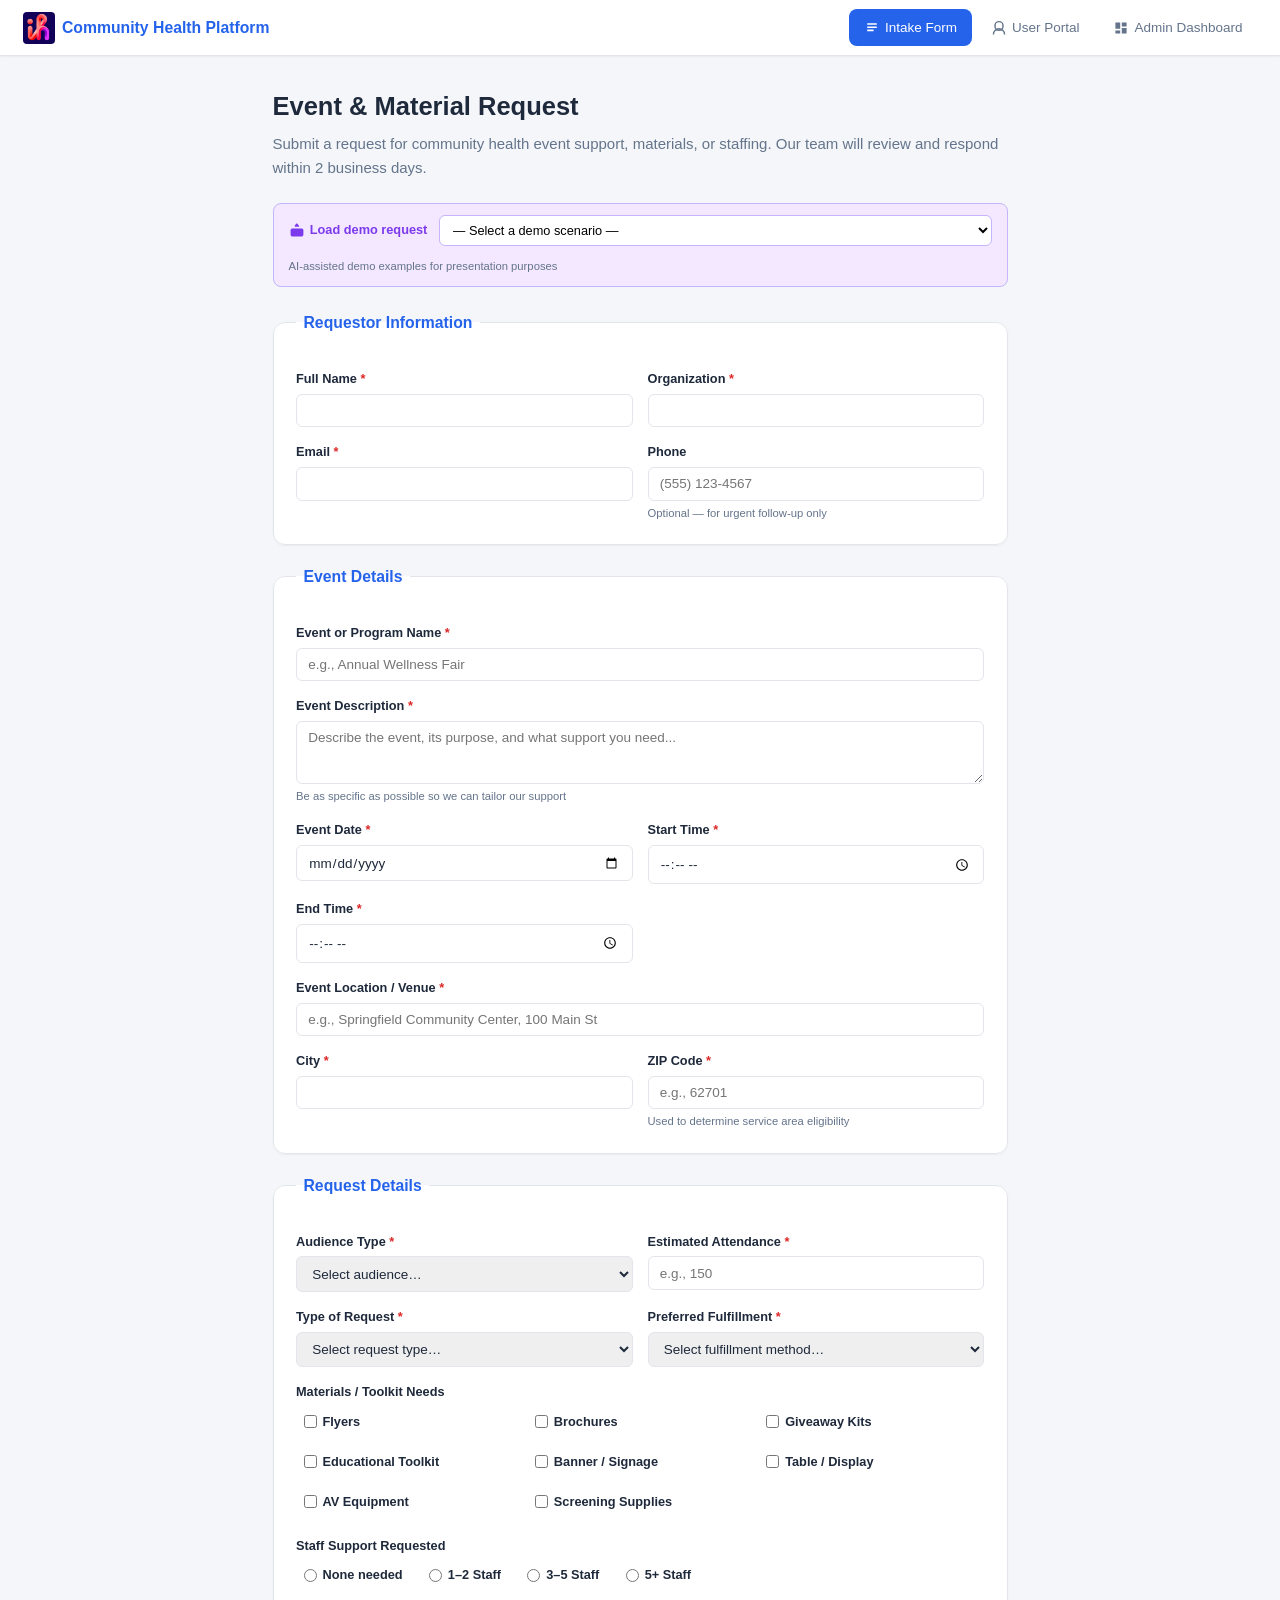
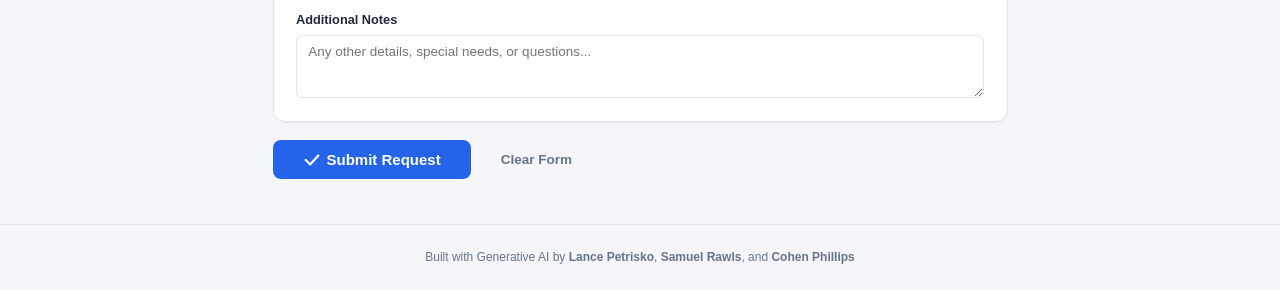
<file: index.html>
<!DOCTYPE html>
<html lang="en">
<head>
  <meta charset="UTF-8">
  <meta name="viewport" content="width=device-width, initial-scale=1.0">
  <title>Event &amp; Material Request | Intermountain Health</title>
  <link rel="icon" type="image/jpeg" href="assets/logos/intermouintainHealthLogo_purple.jpeg">
  <link rel="stylesheet" href="css/variables.css">
  <link rel="stylesheet" href="css/base.css">
  <link rel="stylesheet" href="css/navbar.css">
  <link rel="stylesheet" href="css/components.css">
  <link rel="stylesheet" href="css/forms.css">
  <link rel="stylesheet" href="css/responsive.css">
</head>
<body>

  <!-- Navigation -->
  <nav class="navbar" role="navigation" aria-label="Main navigation">
    <a href="index.html" class="nav-brand">
      <img src="assets/logos/intermouintainHealthLogo_purple.jpeg" alt="Intermountain Health" class="nav-logo">
      <span>Community Health Platform</span>
    </a>
    <div class="nav-links">
      <a href="index.html" class="nav-link active" aria-current="page">
        <svg viewBox="0 0 20 20" width="16" height="16" aria-hidden="true"><path d="M4 4h12v2H4zm0 4h12v2H4zm0 4h8v2H4z" fill="currentColor"/></svg>
        Intake Form
      </a>
      <a href="pages/user-login.html" class="nav-link">
        <svg viewBox="0 0 20 20" width="16" height="16" aria-hidden="true"><path d="M10 2a5 5 0 0 1 5 5v1a5 5 0 0 1-10 0V7a5 5 0 0 1 5-5zm-7 16a7 7 0 0 1 14 0" fill="none" stroke="currentColor" stroke-width="1.8"/></svg>
        User Portal
      </a>
      <a href="pages/login.html" class="nav-link">
        <svg viewBox="0 0 20 20" width="16" height="16" aria-hidden="true"><path d="M3 3h6v8H3zm8 0h6v5h-6zm0 7h6v7h-6zM3 13h6v4H3z" fill="currentColor"/></svg>
        Admin Dashboard
      </a>
    </div>
  </nav>

  <!-- Intake Form Page -->
  <main>
    <div class="intake-container">
      <div class="intake-header">
        <h1>Event &amp; Material Request</h1>
        <p class="intake-subtitle">Submit a request for community health event support, materials, or staffing. Our team will review and respond within 2 business days.</p>
      </div>

      <!-- Demo Loader -->
      <div class="demo-loader-wrap">
        <label for="demo-select" class="demo-label">
          <svg viewBox="0 0 20 20" width="16" height="16" aria-hidden="true"><path d="M10 2a1 1 0 0 1 .78.37l2 2.5A1 1 0 0 1 12 6H8a1 1 0 0 1-.78-1.63l2-2.5A1 1 0 0 1 10 2zM4 8h12a2 2 0 0 1 2 2v6a2 2 0 0 1-2 2H4a2 2 0 0 1-2-2v-6a2 2 0 0 1 2-2z" fill="currentColor"/></svg>
          Load demo request
        </label>
        <select id="demo-select" aria-label="Load a demo request to auto-fill the form">
          <option value="">— Select a demo scenario —</option>
        </select>
        <span class="demo-hint">AI-assisted demo examples for presentation purposes</span>
      </div>

      <!-- Intake Form -->
      <form id="intake-form" novalidate>
        <!-- Section: Requestor Info -->
        <fieldset class="form-section">
          <legend>Requestor Information</legend>
          <div class="form-grid">
            <div class="form-group">
              <label for="f-name">Full Name <span class="req" aria-label="required">*</span></label>
              <input type="text" id="f-name" name="requestorName" required autocomplete="name">
            </div>
            <div class="form-group">
              <label for="f-org">Organization <span class="req" aria-label="required">*</span></label>
              <input type="text" id="f-org" name="organization" required>
            </div>
            <div class="form-group">
              <label for="f-email">Email <span class="req" aria-label="required">*</span></label>
              <input type="email" id="f-email" name="email" required autocomplete="email">
            </div>
            <div class="form-group">
              <label for="f-phone">Phone</label>
              <input type="tel" id="f-phone" name="phone" autocomplete="tel" placeholder="(555) 123-4567">
              <span class="helper-text">Optional — for urgent follow-up only</span>
            </div>
          </div>
        </fieldset>

        <!-- Section: Event Details -->
        <fieldset class="form-section">
          <legend>Event Details</legend>
          <div class="form-grid">
            <div class="form-group full-width">
              <label for="f-event-name">Event or Program Name <span class="req" aria-label="required">*</span></label>
              <input type="text" id="f-event-name" name="eventName" required placeholder="e.g., Annual Wellness Fair">
            </div>
            <div class="form-group full-width">
              <label for="f-event-desc">Event Description <span class="req" aria-label="required">*</span></label>
              <textarea id="f-event-desc" name="eventDescription" required rows="3" placeholder="Describe the event, its purpose, and what support you need..."></textarea>
              <span class="helper-text">Be as specific as possible so we can tailor our support</span>
            </div>
            <div class="form-group">
              <label for="f-event-date">Event Date <span class="req" aria-label="required">*</span></label>
              <input type="date" id="f-event-date" name="eventDate" required>
            </div>
            <div class="form-group">
              <label for="f-start-time">Start Time <span class="req" aria-label="required">*</span></label>
              <input type="time" id="f-start-time" name="startTime" required>
            </div>
            <div class="form-group">
              <label for="f-end-time">End Time <span class="req" aria-label="required">*</span></label>
              <input type="time" id="f-end-time" name="endTime" required>
            </div>
            <div class="form-group full-width">
              <label for="f-location">Event Location / Venue <span class="req" aria-label="required">*</span></label>
              <input type="text" id="f-location" name="eventLocation" required placeholder="e.g., Springfield Community Center, 100 Main St">
            </div>
            <div class="form-group">
              <label for="f-city">City <span class="req" aria-label="required">*</span></label>
              <input type="text" id="f-city" name="city" required>
            </div>
            <div class="form-group">
              <label for="f-zip">ZIP Code <span class="req" aria-label="required">*</span></label>
              <input type="text" id="f-zip" name="zipCode" required pattern="[0-9]{5}" maxlength="5" placeholder="e.g., 62701">
              <span class="helper-text">Used to determine service area eligibility</span>
            </div>
          </div>
        </fieldset>

        <!-- Section: Request Details -->
        <fieldset class="form-section">
          <legend>Request Details</legend>
          <div class="form-grid">
            <div class="form-group">
              <label for="f-audience">Audience Type <span class="req" aria-label="required">*</span></label>
              <select id="f-audience" name="audienceType" required>
                <option value="">Select audience…</option>
                <option value="General Public">General Public</option>
                <option value="K-12 Students">K-12 Students</option>
                <option value="College Students">College Students</option>
                <option value="Seniors">Seniors (65+)</option>
                <option value="Families">Families</option>
                <option value="Healthcare Workers">Healthcare Workers</option>
                <option value="Faith Community">Faith Community</option>
                <option value="Employees">Employees / Internal</option>
                <option value="Mixed">Mixed / Other</option>
              </select>
            </div>
            <div class="form-group">
              <label for="f-attendance">Estimated Attendance <span class="req" aria-label="required">*</span></label>
              <input type="number" id="f-attendance" name="estimatedAttendance" required min="1" max="50000" placeholder="e.g., 150">
            </div>
            <div class="form-group">
              <label for="f-request-type">Type of Request <span class="req" aria-label="required">*</span></label>
              <select id="f-request-type" name="requestType" required>
                <option value="">Select request type…</option>
                <option value="Staffed Event Support">Staffed Event Support</option>
                <option value="Materials Only">Materials Only (Mail/Pickup)</option>
                <option value="Toolkit Request">Toolkit Request</option>
                <option value="Staffing + Materials">Staffing + Materials</option>
                <option value="Consultation">Consultation / Planning</option>
              </select>
            </div>
            <div class="form-group">
              <label for="f-fulfillment">Preferred Fulfillment <span class="req" aria-label="required">*</span></label>
              <select id="f-fulfillment" name="preferredFulfillment" required>
                <option value="">Select fulfillment method…</option>
                <option value="Staff Deployment">Staff Deployment to Event</option>
                <option value="Mail">Mail Materials to Address</option>
                <option value="Pickup">Pickup from Office</option>
                <option value="Flexible">Flexible / No Preference</option>
              </select>
            </div>
            <div class="form-group full-width">
              <label>Materials / Toolkit Needs</label>
              <div class="checkbox-grid" role="group" aria-label="Select materials needed">
                <label class="checkbox-label"><input type="checkbox" name="materials" value="Flyers"> Flyers</label>
                <label class="checkbox-label"><input type="checkbox" name="materials" value="Brochures"> Brochures</label>
                <label class="checkbox-label"><input type="checkbox" name="materials" value="Giveaway Kits"> Giveaway Kits</label>
                <label class="checkbox-label"><input type="checkbox" name="materials" value="Educational Toolkit"> Educational Toolkit</label>
                <label class="checkbox-label"><input type="checkbox" name="materials" value="Banner/Signage"> Banner / Signage</label>
                <label class="checkbox-label"><input type="checkbox" name="materials" value="Table/Display"> Table / Display</label>
                <label class="checkbox-label"><input type="checkbox" name="materials" value="AV Equipment"> AV Equipment</label>
                <label class="checkbox-label"><input type="checkbox" name="materials" value="Screening Supplies"> Screening Supplies</label>
              </div>
            </div>
            <div class="form-group full-width">
              <label id="staff-support-label">Staff Support Requested</label>
              <div class="radio-group" role="radiogroup" aria-labelledby="staff-support-label">
                <label class="radio-label"><input type="radio" name="staffSupport" value="None"> None needed</label>
                <label class="radio-label"><input type="radio" name="staffSupport" value="1-2 Staff"> 1–2 Staff</label>
                <label class="radio-label"><input type="radio" name="staffSupport" value="3-5 Staff"> 3–5 Staff</label>
                <label class="radio-label"><input type="radio" name="staffSupport" value="5+ Staff"> 5+ Staff</label>
              </div>
            </div>
            <div class="form-group full-width">
              <label for="f-notes">Additional Notes</label>
              <textarea id="f-notes" name="additionalNotes" rows="3" placeholder="Any other details, special needs, or questions..."></textarea>
            </div>
          </div>
        </fieldset>

        <div class="form-actions">
          <button type="submit" class="btn btn-primary btn-lg">
            <svg viewBox="0 0 20 20" width="18" height="18" aria-hidden="true"><path d="M3 10l5 5L17 5" fill="none" stroke="currentColor" stroke-width="2.5" stroke-linecap="round" stroke-linejoin="round"/></svg>
            Submit Request
          </button>
          <button type="reset" class="btn btn-ghost">Clear Form</button>
        </div>
      </form>

      <!-- Submission Confirmation -->
      <div id="intake-confirmation" class="confirmation-panel" hidden>
        <div class="confirmation-icon" aria-hidden="true">
          <svg viewBox="0 0 80 80" width="80" height="80">
            <circle cx="40" cy="40" r="38" fill="#dcfce7" stroke="#22c55e" stroke-width="3"/>
            <path d="M24 42l10 10 22-24" fill="none" stroke="#16a34a" stroke-width="5" stroke-linecap="round" stroke-linejoin="round"/>
          </svg>
        </div>
        <h2>Submitted!</h2>
        <p class="confirmation-text">Your request has been received and will be reviewed by the Community Health team. You'll receive a confirmation email with your request ID shortly.</p>
        <div class="confirmation-id">Request ID: <strong id="confirm-request-id"></strong></div>
        <button class="btn btn-outline" id="btn-new-request">Submit Another Request</button>
      </div>
    </div>
  </main>

  <!-- Footer -->
  <footer class="site-footer">
    <p>Built with Generative AI by <strong>Lance Petrisko</strong>, <strong>Samuel Rawls</strong>, and <strong>Cohen Phillips</strong></p>
  </footer>

  <!-- Toast -->
  <div class="toast" id="toast" hidden aria-live="polite"></div>

  <!-- Scripts (order matters: dependencies first) -->
  <script src="js/store.js"></script>
  <script src="js/helpers.js"></script>
  <script src="js/ai.js"></script>
  <script src="js/data/demo-requests.js"></script>
  <script src="js/intake.js"></script>
</body>
</html>
</file>
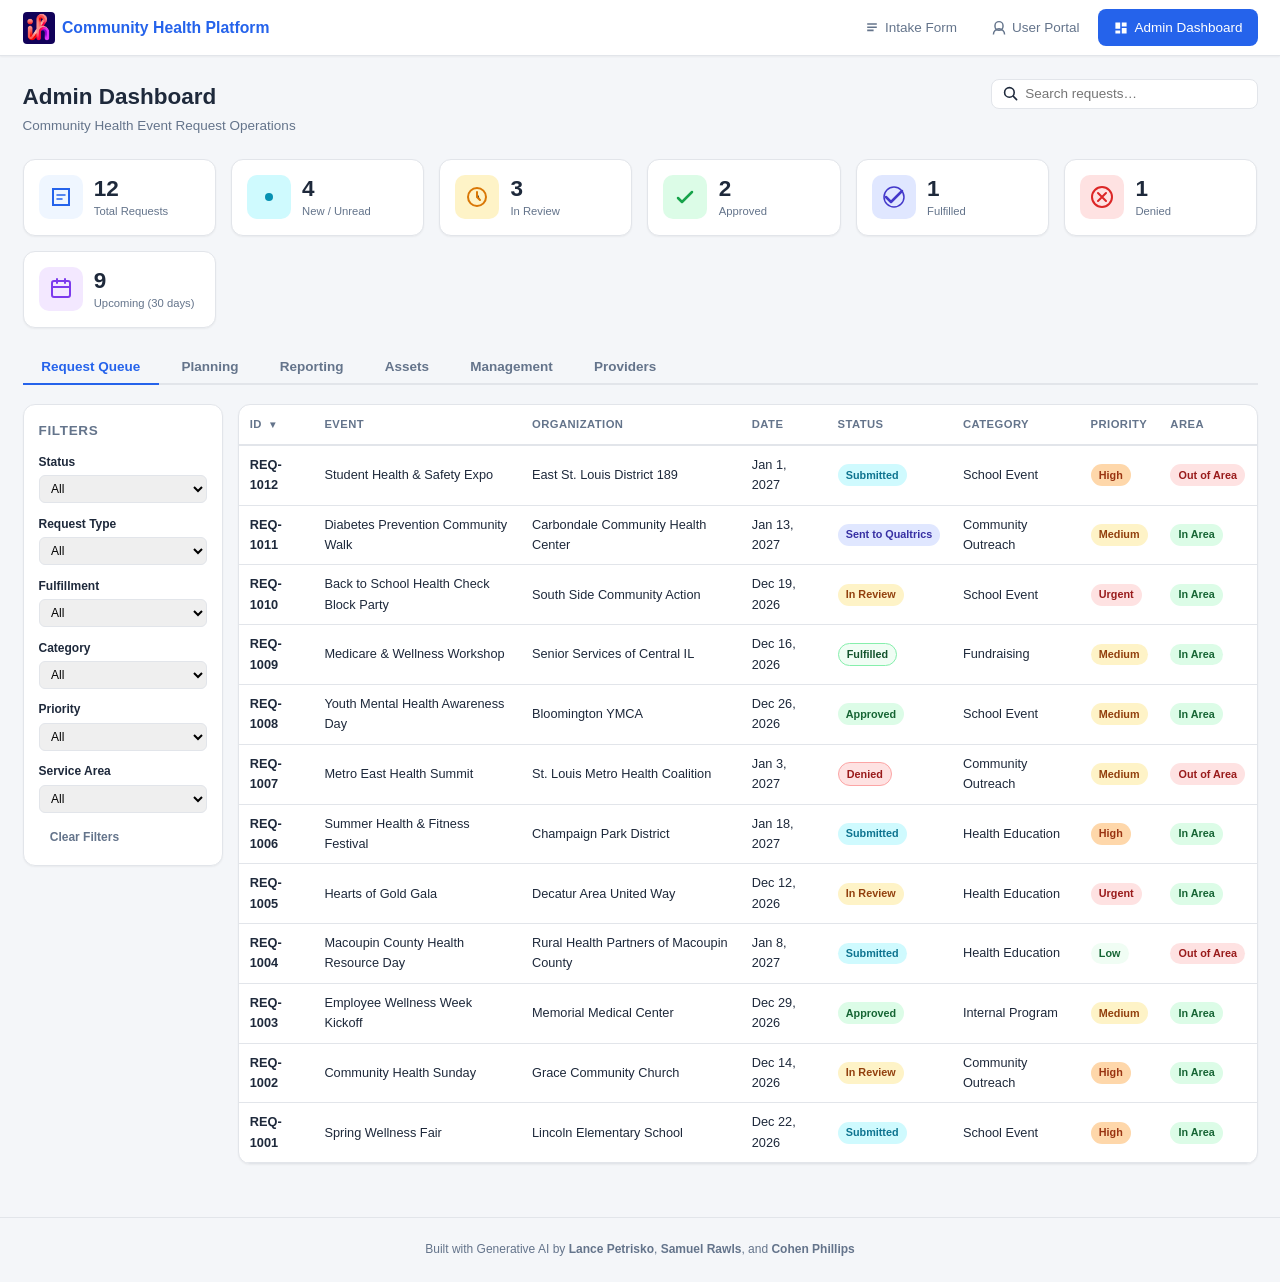
<file: pages/dashboard.html>
<!DOCTYPE html>
<html lang="en">
<head>
  <meta charset="UTF-8">
  <meta name="viewport" content="width=device-width, initial-scale=1.0">
  <title>Admin Dashboard | Intermountain Health</title>
  <link rel="icon" type="image/jpeg" href="../assets/logos/intermouintainHealthLogo_purple.jpeg">
  <link rel="stylesheet" href="../css/variables.css">
  <link rel="stylesheet" href="../css/base.css">
  <link rel="stylesheet" href="../css/navbar.css">
  <link rel="stylesheet" href="../css/components.css">
  <link rel="stylesheet" href="../css/dashboard.css">
  <link rel="stylesheet" href="../css/responsive.css">
</head>
<body>

  <!-- Navigation -->
  <nav class="navbar" role="navigation" aria-label="Main navigation">
    <a href="../index.html" class="nav-brand">
      <img src="../assets/logos/intermouintainHealthLogo_purple.jpeg" alt="Intermountain Health" class="nav-logo">
      <span>Community Health Platform</span>
    </a>
    <div class="nav-links">
      <a href="../index.html" class="nav-link">
        <svg viewBox="0 0 20 20" width="16" height="16" aria-hidden="true"><path d="M4 4h12v2H4zm0 4h12v2H4zm0 4h8v2H4z" fill="currentColor"/></svg>
        Intake Form
      </a>
      <a href="user-login.html" class="nav-link">
        <svg viewBox="0 0 20 20" width="16" height="16" aria-hidden="true"><path d="M10 2a5 5 0 0 1 5 5v1a5 5 0 0 1-10 0V7a5 5 0 0 1 5-5zm-7 16a7 7 0 0 1 14 0" fill="none" stroke="currentColor" stroke-width="1.8"/></svg>
        User Portal
      </a>
      <a href="login.html" class="nav-link active" aria-current="page">
        <svg viewBox="0 0 20 20" width="16" height="16" aria-hidden="true"><path d="M3 3h6v8H3zm8 0h6v5h-6zm0 7h6v7h-6zM3 13h6v4H3z" fill="currentColor"/></svg>
        Admin Dashboard
      </a>
    </div>
  </nav>

  <!-- Dashboard -->
  <main>
    <div class="dashboard-container">

      <!-- Header -->
      <div class="dash-header">
        <div>
          <h1>Admin Dashboard</h1>
          <p class="dash-subtitle">Community Health Event Request Operations</p>
        </div>
        <div class="dash-header-actions">
          <div class="search-box">
            <svg viewBox="0 0 20 20" width="16" height="16" aria-hidden="true"><circle cx="8" cy="8" r="6" fill="none" stroke="currentColor" stroke-width="2"/><path d="M13 13l4 4" stroke="currentColor" stroke-width="2" stroke-linecap="round"/></svg>
            <input type="search" id="dash-search" placeholder="Search requests…" aria-label="Search requests">
          </div>
        </div>
      </div>

      <!-- Summary Cards -->
      <section class="summary-cards" aria-label="Request summary">
        <div class="summary-card" data-filter-status="all">
          <div class="card-icon total"><svg viewBox="0 0 24 24" width="24" height="24"><path d="M4 4h16v16H4z" fill="none" stroke="currentColor" stroke-width="2"/><path d="M8 10h8M8 14h5" stroke="currentColor" stroke-width="1.5" stroke-linecap="round"/></svg></div>
          <div class="card-info"><span class="card-count" id="count-total">0</span><span class="card-label">Total Requests</span></div>
        </div>
        <div class="summary-card" data-filter-status="Submitted">
          <div class="card-icon new"><svg viewBox="0 0 24 24" width="24" height="24"><circle cx="12" cy="12" r="4" fill="currentColor"/></svg></div>
          <div class="card-info"><span class="card-count" id="count-new">0</span><span class="card-label">New / Unread</span></div>
        </div>
        <div class="summary-card" data-filter-status="In Review">
          <div class="card-icon review"><svg viewBox="0 0 24 24" width="24" height="24"><circle cx="12" cy="12" r="9" fill="none" stroke="currentColor" stroke-width="2"/><path d="M12 7v5l3 3" stroke="currentColor" stroke-width="2" stroke-linecap="round"/></svg></div>
          <div class="card-info"><span class="card-count" id="count-review">0</span><span class="card-label">In Review</span></div>
        </div>
        <div class="summary-card" data-filter-status="Approved">
          <div class="card-icon approved"><svg viewBox="0 0 24 24" width="24" height="24"><path d="M5 13l4 4L19 7" fill="none" stroke="currentColor" stroke-width="2.5" stroke-linecap="round" stroke-linejoin="round"/></svg></div>
          <div class="card-info"><span class="card-count" id="count-approved">0</span><span class="card-label">Approved</span></div>
        </div>
        <div class="summary-card" data-filter-status="Fulfilled">
          <div class="card-icon fulfilled"><svg viewBox="0 0 24 24" width="24" height="24"><path d="M4 12l5 5L20 6" fill="none" stroke="currentColor" stroke-width="2.5" stroke-linecap="round" stroke-linejoin="round"/><circle cx="12" cy="12" r="10" fill="none" stroke="currentColor" stroke-width="1.5"/></svg></div>
          <div class="card-info"><span class="card-count" id="count-fulfilled">0</span><span class="card-label">Fulfilled</span></div>
        </div>
        <div class="summary-card" data-filter-status="Denied">
          <div class="card-icon denied"><svg viewBox="0 0 24 24" width="24" height="24"><circle cx="12" cy="12" r="10" fill="none" stroke="currentColor" stroke-width="2"/><path d="M8 8l8 8M16 8l-8 8" stroke="currentColor" stroke-width="2" stroke-linecap="round"/></svg></div>
          <div class="card-info"><span class="card-count" id="count-denied">0</span><span class="card-label">Denied</span></div>
        </div>
        <div class="summary-card">
          <div class="card-icon upcoming"><svg viewBox="0 0 24 24" width="24" height="24"><rect x="3" y="4" width="18" height="16" rx="2" fill="none" stroke="currentColor" stroke-width="2"/><path d="M3 10h18M8 2v4M16 2v4" stroke="currentColor" stroke-width="2" stroke-linecap="round"/></svg></div>
          <div class="card-info"><span class="card-count" id="count-upcoming">0</span><span class="card-label">Upcoming (30 days)</span></div>
        </div>
      </section>

      <!-- Tabs -->
      <div class="dash-tabs" role="tablist" aria-label="Dashboard sections">
        <button class="dash-tab active" role="tab" aria-selected="true" data-tab="queue">Request Queue</button>
        <button class="dash-tab" role="tab" aria-selected="false" data-tab="planning">Planning</button>
        <button class="dash-tab" role="tab" aria-selected="false" data-tab="reporting">Reporting</button>
        <button class="dash-tab" role="tab" aria-selected="false" data-tab="assets">Assets</button>
        <button class="dash-tab" role="tab" aria-selected="false" data-tab="management">Management</button>
        <button class="dash-tab" role="tab" aria-selected="false" data-tab="providers">Providers</button>
      </div>

      <!-- TAB: Request Queue -->
      <div class="tab-panel active" id="tab-queue" role="tabpanel">
        <div class="queue-layout">
          <div class="queue-filters">
            <h3>Filters</h3>
            <div class="filter-group">
              <label for="filter-status">Status</label>
              <select id="filter-status"><option value="">All</option><option>Submitted</option><option>In Review</option><option>Approved</option><option>Sent to Qualtrics</option><option>Fulfilled</option><option>Denied</option></select>
            </div>
            <div class="filter-group">
              <label for="filter-type">Request Type</label>
              <select id="filter-type"><option value="">All</option><option>Staffed Event Support</option><option>Materials Only</option><option>Toolkit Request</option><option>Staffing + Materials</option><option>Consultation</option></select>
            </div>
            <div class="filter-group">
              <label for="filter-fulfillment">Fulfillment</label>
              <select id="filter-fulfillment"><option value="">All</option><option>Staff Deployment</option><option>Mail</option><option>Pickup</option><option>Flexible</option></select>
            </div>
            <div class="filter-group">
              <label for="filter-category">Category</label>
              <select id="filter-category"><option value="">All</option><option>Community Outreach</option><option>Internal Program</option><option>School Event</option><option>Health Education</option><option>Fundraising</option><option>Partner Request</option><option>Special Event</option></select>
            </div>
            <div class="filter-group">
              <label for="filter-priority">Priority</label>
              <select id="filter-priority"><option value="">All</option><option>Low</option><option>Medium</option><option>High</option><option>Urgent</option></select>
            </div>
            <div class="filter-group">
              <label for="filter-area">Service Area</label>
              <select id="filter-area"><option value="">All</option><option value="In Area">In Service Area</option><option value="Out of Area">Out of Service Area</option><option value="Review Needed">Review Needed</option></select>
            </div>
            <button class="btn btn-ghost btn-sm" id="btn-clear-filters">Clear Filters</button>
          </div>

          <div class="queue-table-wrap">
            <table class="queue-table" aria-label="Request queue">
              <thead>
                <tr>
                  <th scope="col" data-sort="id" class="sortable">ID</th>
                  <th scope="col" data-sort="eventName" class="sortable">Event</th>
                  <th scope="col" data-sort="organization" class="sortable">Organization</th>
                  <th scope="col" data-sort="eventDate" class="sortable">Date</th>
                  <th scope="col" data-sort="status" class="sortable">Status</th>
                  <th scope="col" data-sort="aiCategory" class="sortable">Category</th>
                  <th scope="col" data-sort="aiPriority" class="sortable">Priority</th>
                  <th scope="col" data-sort="serviceArea" class="sortable">Area</th>
                </tr>
              </thead>
              <tbody id="queue-tbody"></tbody>
            </table>
            <div class="queue-empty" id="queue-empty" hidden>
              <p>No requests match your filters.</p>
            </div>
          </div>

          <div class="detail-panel" id="detail-panel" hidden>
            <div class="detail-header">
              <h3 id="detail-title">Request Details</h3>
              <div class="detail-header-actions">
                <button class="btn-map-toggle" id="btn-map-toggle" aria-label="Toggle event map" title="View event map">
                  <svg viewBox="0 0 20 20" width="16" height="16" fill="none" aria-hidden="true">
                    <path d="M3 5l4-2 6 2 4-2v12l-4 2-6-2-4 2V5z" stroke="currentColor" stroke-width="1.5" stroke-linejoin="round"/>
                    <path d="M7 3v12M13 5v12" stroke="currentColor" stroke-width="1.5"/>
                  </svg>
                  Map
                </button>
                <button class="btn-close" id="btn-close-detail" aria-label="Close detail panel">&times;</button>
              </div>
            </div>
            <div class="detail-map-wrap" id="detail-map-wrap" hidden>
              <canvas id="detail-minimap" width="420" height="290" aria-label="Event location map"></canvas>
            </div>
            <div class="detail-body" id="detail-body"></div>
          </div>
        </div>
      </div>

      <!-- TAB: Planning -->
      <div class="tab-panel" id="tab-planning" role="tabpanel" hidden>
        <div class="planning-layout">
          <div class="planning-section">
            <h3>Upcoming Events Timeline</h3>
            <div id="planning-timeline" class="timeline-list"></div>
          </div>
          <div class="planning-section">
            <h3>Staffing Demand</h3>
            <div id="planning-staffing" class="staffing-grid"></div>
          </div>
          <div class="planning-section">
            <h3>Mail Fulfillment Queue</h3>
            <div id="planning-mail" class="mail-queue"></div>
          </div>
        </div>
      </div>

      <!-- TAB: Reporting -->
      <div class="tab-panel" id="tab-reporting" role="tabpanel" hidden>
        <div class="reporting-layout">
          <div class="report-card">
            <h3>Requests by Status</h3>
            <div class="chart-wrap"><canvas id="chart-status" width="240" height="240" aria-label="Donut chart of requests by status"></canvas></div>
            <div id="legend-status" class="chart-legend"></div>
          </div>
          <div class="report-card">
            <h3>Requests by Category</h3>
            <div class="chart-wrap"><canvas id="chart-category" width="240" height="240" aria-label="Donut chart of requests by category"></canvas></div>
            <div id="legend-category" class="chart-legend"></div>
          </div>
          <div class="report-card">
            <h3>Requests by Fulfillment Path</h3>
            <div class="chart-wrap"><canvas id="chart-fulfillment" width="240" height="240" aria-label="Donut chart of requests by fulfillment path"></canvas></div>
            <div id="legend-fulfillment" class="chart-legend"></div>
          </div>
          <div class="report-card">
            <h3>Service Area Distribution</h3>
            <div class="chart-wrap"><canvas id="chart-area" width="240" height="240" aria-label="Donut chart of service area distribution"></canvas></div>
            <div id="legend-area" class="chart-legend"></div>
          </div>
          <div class="report-card full-width">
            <h3>Workload Trend (Submissions per Week)</h3>
            <div class="chart-wrap bar-wrap"><canvas id="chart-workload" width="600" height="200" aria-label="Bar chart of weekly workload"></canvas></div>
          </div>
        </div>
      </div>

      <!-- TAB: Assets -->
      <div class="tab-panel" id="tab-assets" role="tabpanel" hidden>
        <div class="assets-layout" id="assets-grid"></div>
      </div>

      <!-- TAB: Management -->
      <div class="tab-panel" id="tab-management" role="tabpanel" hidden>
        <!-- Summary strip -->
        <div class="mgmt-summary-strip">
          <div class="mgmt-stat-chip">
            <span class="chip-dot" style="background:#94a3b8;"></span>
            <span class="chip-val" id="mgmt-stat-total">0</span>
            <span>Total Staff</span>
          </div>
          <div class="mgmt-stat-chip">
            <span class="chip-dot" style="background:var(--c-success);"></span>
            <span class="chip-val" id="mgmt-stat-avail">0</span>
            <span>Available</span>
          </div>
          <div class="mgmt-stat-chip">
            <span class="chip-dot" style="background:var(--c-primary);"></span>
            <span class="chip-val" id="mgmt-stat-working">0</span>
            <span>Actively Working</span>
          </div>
          <div class="mgmt-stat-chip">
            <span class="chip-dot" style="background:var(--c-warning);"></span>
            <span class="chip-val" id="mgmt-stat-break">0</span>
            <span>On Break</span>
          </div>
        </div>
        <!-- Filter bar -->
        <div class="mgmt-filter-bar">
          <input type="text" id="mgmt-search" class="mgmt-search-input" placeholder="Search by name, title, or skill…">
          <select id="mgmt-filter-skill" class="mgmt-select">
            <option value="">All Skills</option>
            <option value="childcare">Childcare</option>
            <option value="eldercare">Eldercare</option>
            <option value="school events">School Events</option>
            <option value="community outreach">Community Outreach</option>
            <option value="behavior reinforcement">Behavior Support</option>
            <option value="translation">Translation</option>
          </select>
          <select id="mgmt-filter-status" class="mgmt-select">
            <option value="">All Statuses</option>
            <option value="Available">Available</option>
            <option value="Actively Working">Actively Working</option>
            <option value="On Break">On Break</option>
            <option value="Unavailable">Unavailable</option>
          </select>
          <select id="mgmt-filter-rating" class="mgmt-select">
            <option value="">Any Rating</option>
            <option value="4.5">4.5+</option>
            <option value="4.0">4.0+</option>
            <option value="3.5">3.5+</option>
          </select>
          <button class="btn btn-ghost btn-sm" id="mgmt-clear-filters">Clear</button>
        </div>
        <!-- Staff grid -->
        <div id="mgmt-staff-grid" class="mgmt-staff-grid"></div>
      </div>

      <!-- TAB: Providers -->
      <div class="tab-panel" id="tab-providers" role="tabpanel" hidden>
        <div class="providers-layout">

          <!-- Resupply Alerts -->
          <section class="providers-section">
            <div class="providers-section-header">
              <div class="providers-section-icon-wrap alert-icon-wrap">⚠️</div>
              <div>
                <h3>Resupply Alerts</h3>
                <p class="providers-section-desc">Items predicted to be out of stock or needing resupply soon. Click a category to view suppliers.</p>
              </div>
            </div>
            <div class="providers-grid" id="providers-alerts-grid"></div>
          </section>

          <!-- Mass Buying -->
          <section class="providers-section">
            <div class="providers-section-header">
              <div class="providers-section-icon-wrap bulk-icon-wrap">📦</div>
              <div>
                <h3>Mass Buying</h3>
                <p class="providers-section-desc">Browse all asset categories and contact bulk suppliers. Click a category to view vendors.</p>
              </div>
            </div>
            <div class="providers-grid" id="providers-bulk-grid"></div>
          </section>

        </div>
      </div>

    </div>
  </main>

  <!-- Event Invite Modal -->
  <div class="modal-overlay" id="modal-overlay">
    <div class="modal" role="dialog" aria-modal="true" aria-labelledby="modal-title">
      <div class="modal-header">
        <h3 id="modal-title">Create Event Invite</h3>
        <button class="btn-close" id="btn-close-modal" aria-label="Close modal">&times;</button>
      </div>
      <div class="modal-body" id="modal-body"></div>
      <div class="modal-footer">
        <button class="btn btn-primary" id="btn-send-invite">Generate &amp; Send Invite</button>
        <button class="btn btn-ghost" id="btn-cancel-modal">Cancel</button>
      </div>
    </div>
  </div>

  <!-- Footer -->
  <footer class="site-footer">
    <p>Built with Generative AI by <strong>Lance Petrisko</strong>, <strong>Samuel Rawls</strong>, and <strong>Cohen Phillips</strong></p>
  </footer>

  <!-- Toast -->
  <div class="toast" id="toast" hidden aria-live="polite"></div>

  <!-- Scripts (order matters: dependencies first) -->
  <script src="../js/store.js"></script>
  <script src="../js/helpers.js"></script>
  <script src="../js/ai.js"></script>
  <script src="../js/data/demo-requests.js"></script>
  <script src="../js/data/assets.js"></script>
  <script src="../js/data/staff.js"></script>
  <script src="../js/data/providers.js"></script>
  <script src="../js/minimap.js"></script>
  <script src="../js/charts.js"></script>
  <script src="../js/management.js"></script>
  <script src="../js/dashboard.js"></script>
</body>
</html>
</file>
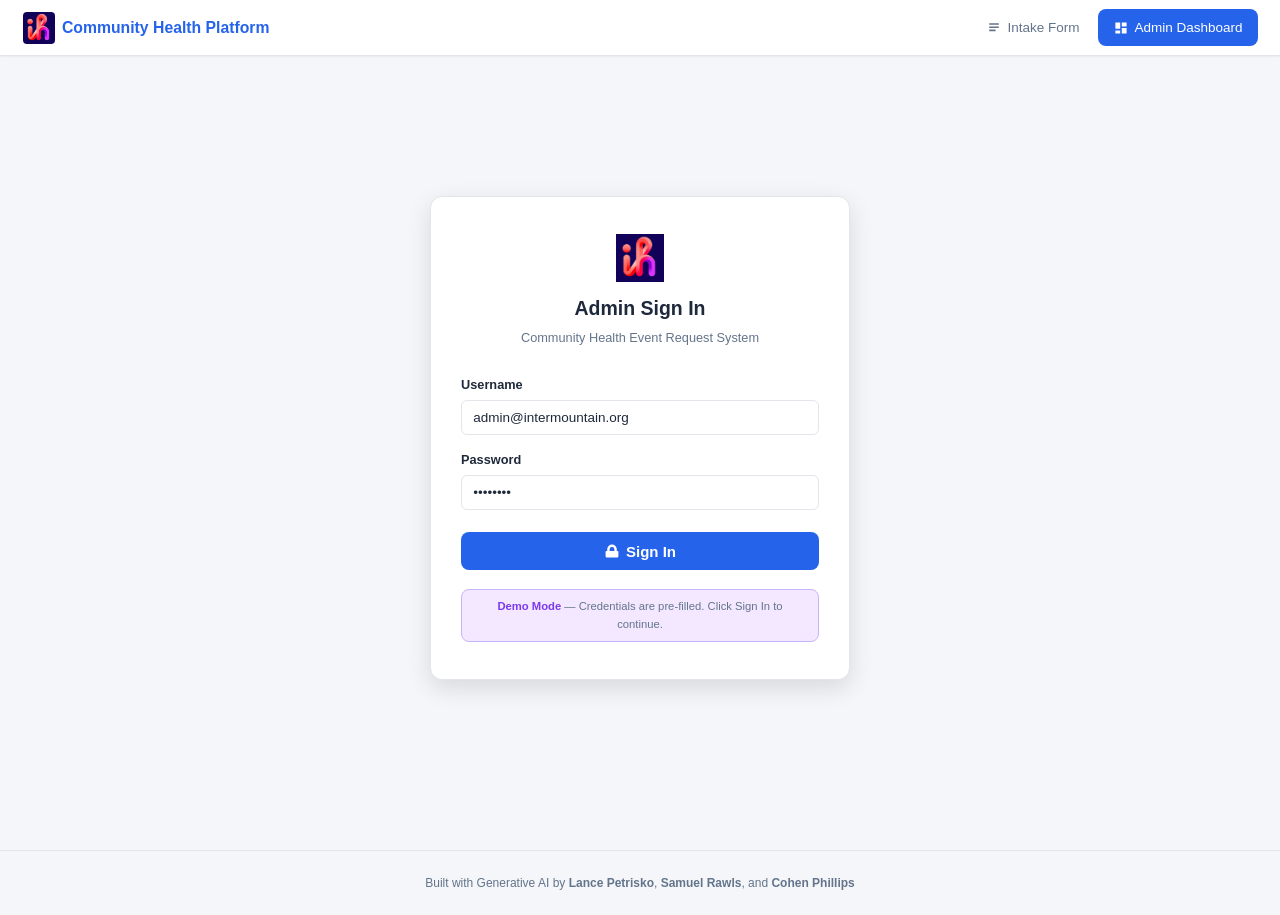
<file: pages/login.html>
<!DOCTYPE html>
<html lang="en">
<head>
  <meta charset="UTF-8">
  <meta name="viewport" content="width=device-width, initial-scale=1.0">
  <title>Admin Sign In | Intermountain Health</title>
  <link rel="icon" type="image/jpeg" href="../assets/logos/intermouintainHealthLogo_purple.jpeg">
  <link rel="stylesheet" href="../css/variables.css">
  <link rel="stylesheet" href="../css/base.css">
  <link rel="stylesheet" href="../css/navbar.css">
  <link rel="stylesheet" href="../css/components.css">
  <link rel="stylesheet" href="../css/forms.css">
  <link rel="stylesheet" href="../css/responsive.css">
  <style>
    .login-page {
      display: flex;
      align-items: center;
      justify-content: center;
      min-height: calc(100vh - 56px - 80px);
      padding: 2rem 1rem;
    }
    .login-card {
      background: var(--c-surface);
      border: 1px solid var(--c-border);
      border-radius: var(--radius-lg);
      box-shadow: var(--shadow-lg);
      width: 100%;
      max-width: 420px;
      padding: 2.5rem 2rem;
    }
    .login-logo {
      display: flex;
      flex-direction: column;
      align-items: center;
      margin-bottom: 1.75rem;
    }
    .login-logo img {
      height: 48px;
      width: auto;
      object-fit: contain;
      margin-bottom: 0.75rem;
    }
    .login-logo h1 {
      font-size: 1.3rem;
      font-weight: 700;
      color: var(--c-text);
      text-align: center;
    }
    .login-logo p {
      font-size: 0.85rem;
      color: var(--c-text-secondary);
      text-align: center;
      margin-top: 0.25rem;
    }
    .login-form .form-group {
      margin-bottom: 1rem;
    }
    .login-form .form-group label {
      font-weight: 600;
      font-size: 0.85rem;
      margin-bottom: 0.3rem;
      display: block;
    }
    .login-form .form-group input {
      width: 100%;
      padding: 0.6rem 0.75rem;
      border: 1px solid var(--c-border);
      border-radius: 6px;
      font-size: 0.9rem;
      font-family: inherit;
      color: var(--c-text);
      transition: border-color var(--transition), box-shadow var(--transition);
    }
    .login-form .form-group input:focus {
      outline: none;
      border-color: var(--c-primary);
      box-shadow: 0 0 0 3px rgba(37,99,235,0.15);
    }
    .login-actions {
      margin-top: 1.5rem;
    }
    .login-actions .btn {
      width: 100%;
      justify-content: center;
      padding: 0.7rem;
      font-size: 1rem;
    }
    .login-demo-notice {
      margin-top: 1.25rem;
      text-align: center;
      font-size: 0.75rem;
      color: var(--c-text-secondary);
      background: var(--c-purple-light);
      border: 1px solid #c4b5fd;
      border-radius: var(--radius);
      padding: 0.5rem 0.75rem;
    }
    .login-demo-notice strong {
      color: var(--c-purple);
    }
  </style>
</head>
<body>

  <!-- Navigation -->
  <nav class="navbar" role="navigation" aria-label="Main navigation">
    <a href="../index.html" class="nav-brand">
      <img src="../assets/logos/intermouintainHealthLogo_purple.jpeg" alt="Intermountain Health" class="nav-logo">
      <span>Community Health Platform</span>
    </a>
    <div class="nav-links">
      <a href="../index.html" class="nav-link">
        <svg viewBox="0 0 20 20" width="16" height="16" aria-hidden="true"><path d="M4 4h12v2H4zm0 4h12v2H4zm0 4h8v2H4z" fill="currentColor"/></svg>
        Intake Form
      </a>
      <a href="login.html" class="nav-link active" aria-current="page">
        <svg viewBox="0 0 20 20" width="16" height="16" aria-hidden="true"><path d="M3 3h6v8H3zm8 0h6v5h-6zm0 7h6v7h-6zM3 13h6v4H3z" fill="currentColor"/></svg>
        Admin Dashboard
      </a>
    </div>
  </nav>

  <!-- Login -->
  <div class="login-page">
    <div class="login-card">
      <div class="login-logo">
        <img src="../assets/logos/intermouintainHealthLogo_purple.jpeg" alt="Intermountain Health">
        <h1>Admin Sign In</h1>
        <p>Community Health Event Request System</p>
      </div>
      <form class="login-form" id="login-form" novalidate>
        <div class="form-group">
          <label for="login-user">Username</label>
          <input type="text" id="login-user" value="admin@intermountain.org" autocomplete="username">
        </div>
        <div class="form-group">
          <label for="login-pass">Password</label>
          <input type="password" id="login-pass" value="demo1234" autocomplete="current-password">
        </div>
        <div class="login-actions">
          <button type="submit" class="btn btn-primary">
            <svg viewBox="0 0 20 20" width="16" height="16" aria-hidden="true"><path d="M10 2a6 6 0 0 0-6 6v2H3a1 1 0 0 0-1 1v6a1 1 0 0 0 1 1h14a1 1 0 0 0 1-1v-6a1 1 0 0 0-1-1h-1V8a6 6 0 0 0-6-6zm-3 6a3 3 0 1 1 6 0v2H7V8z" fill="currentColor"/></svg>
            Sign In
          </button>
        </div>
      </form>
      <div class="login-demo-notice">
        <strong>Demo Mode</strong> — Credentials are pre-filled. Click Sign In to continue.
      </div>
    </div>
  </div>

  <!-- Footer -->
  <footer class="site-footer">
    <p>Built with Generative AI by <strong>Lance Petrisko</strong>, <strong>Samuel Rawls</strong>, and <strong>Cohen Phillips</strong></p>
  </footer>

  <script>
    document.getElementById('login-form').addEventListener('submit', function(e) {
      e.preventDefault();
      window.location.href = 'dashboard.html';
    });
  </script>
</body>
</html>
</file>
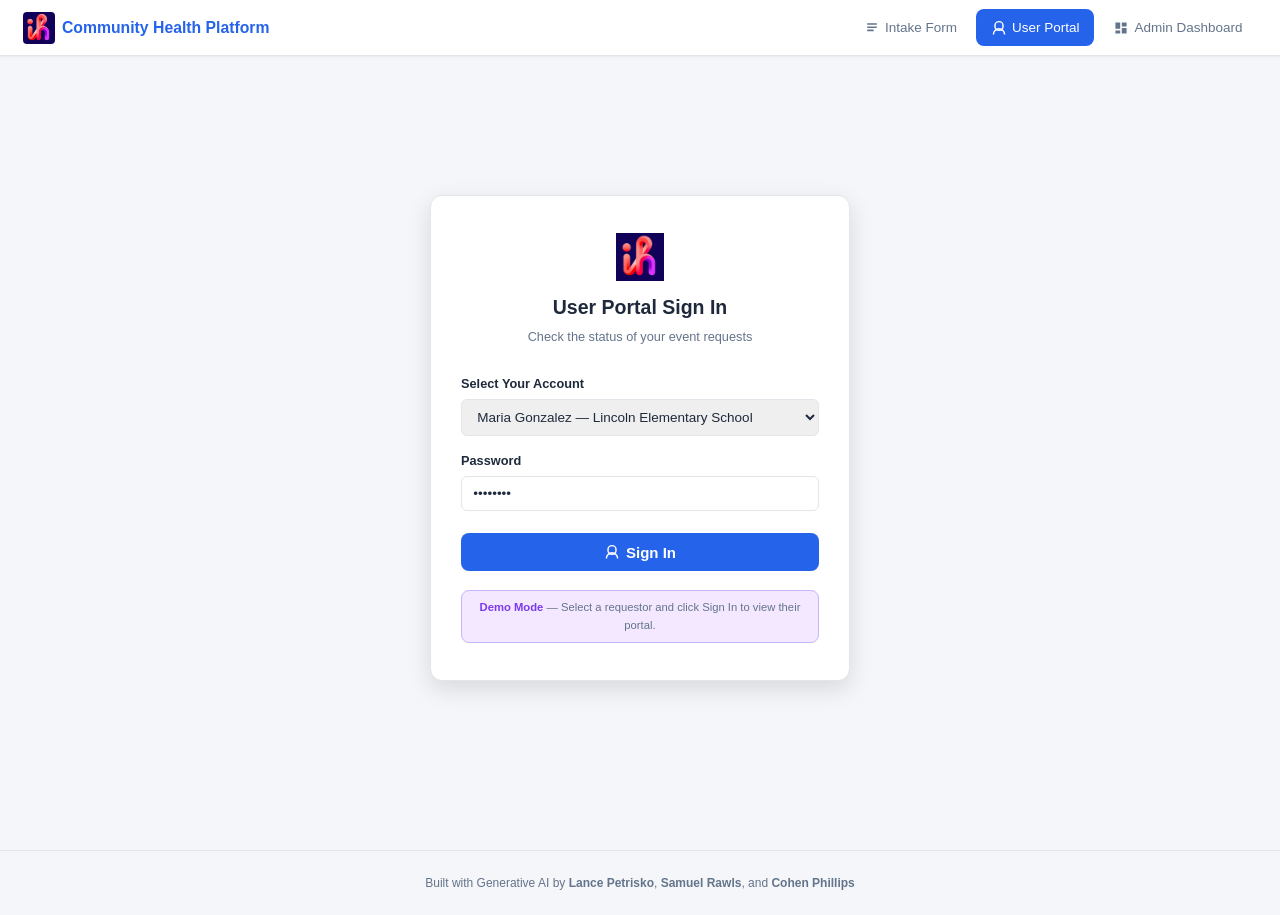
<file: pages/user-dashboard.html>
<!DOCTYPE html>
<html lang="en">
<head>
  <meta charset="UTF-8">
  <meta name="viewport" content="width=device-width, initial-scale=1.0">
  <title>My Requests | Intermountain Health</title>
  <link rel="icon" type="image/jpeg" href="../assets/logos/intermouintainHealthLogo_purple.jpeg">
  <link rel="stylesheet" href="../css/variables.css">
  <link rel="stylesheet" href="../css/base.css">
  <link rel="stylesheet" href="../css/navbar.css">
  <link rel="stylesheet" href="../css/components.css">
  <link rel="stylesheet" href="../css/dashboard.css">
  <link rel="stylesheet" href="../css/responsive.css">
</head>
<body>

  <!-- Navigation -->
  <nav class="navbar" role="navigation" aria-label="Main navigation">
    <a href="../index.html" class="nav-brand">
      <img src="../assets/logos/intermouintainHealthLogo_purple.jpeg" alt="Intermountain Health" class="nav-logo">
      <span>Community Health Platform</span>
    </a>
    <div class="nav-links">
      <a href="../index.html" class="nav-link">
        <svg viewBox="0 0 20 20" width="16" height="16" aria-hidden="true"><path d="M4 4h12v2H4zm0 4h12v2H4zm0 4h8v2H4z" fill="currentColor"/></svg>
        Intake Form
      </a>
      <a href="user-login.html" class="nav-link active" aria-current="page">
        <svg viewBox="0 0 20 20" width="16" height="16" aria-hidden="true"><path d="M10 2a5 5 0 0 1 5 5v1a5 5 0 0 1-10 0V7a5 5 0 0 1 5-5zm-7 16a7 7 0 0 1 14 0" fill="none" stroke="currentColor" stroke-width="1.8"/></svg>
        User Portal
      </a>
      <a href="login.html" class="nav-link">
        <svg viewBox="0 0 20 20" width="16" height="16" aria-hidden="true"><path d="M3 3h6v8H3zm8 0h6v5h-6zm0 7h6v7h-6zM3 13h6v4H3z" fill="currentColor"/></svg>
        Admin Dashboard
      </a>
    </div>
  </nav>

  <!-- User Dashboard -->
  <main>
    <div class="dashboard-container">

      <!-- Header -->
      <div class="user-dash-header">
        <h1 id="user-welcome">Welcome back</h1>
        <span class="user-org" id="user-org"></span>
        <a href="user-login.html" class="user-signout">Switch User</a>
      </div>

      <!-- Summary Cards -->
      <section class="summary-cards" aria-label="Your request summary">
        <div class="summary-card">
          <div class="card-icon total"><svg viewBox="0 0 24 24" width="24" height="24"><path d="M4 4h16v16H4z" fill="none" stroke="currentColor" stroke-width="2"/><path d="M8 10h8M8 14h5" stroke="currentColor" stroke-width="1.5" stroke-linecap="round"/></svg></div>
          <div class="card-info"><span class="card-count" id="u-count-total">0</span><span class="card-label">Total Requests</span></div>
        </div>
        <div class="summary-card">
          <div class="card-icon review"><svg viewBox="0 0 24 24" width="24" height="24"><circle cx="12" cy="12" r="9" fill="none" stroke="currentColor" stroke-width="2"/><path d="M12 7v5l3 3" stroke="currentColor" stroke-width="2" stroke-linecap="round"/></svg></div>
          <div class="card-info"><span class="card-count" id="u-count-pending">0</span><span class="card-label">Pending</span></div>
        </div>
        <div class="summary-card">
          <div class="card-icon approved"><svg viewBox="0 0 24 24" width="24" height="24"><path d="M5 13l4 4L19 7" fill="none" stroke="currentColor" stroke-width="2.5" stroke-linecap="round" stroke-linejoin="round"/></svg></div>
          <div class="card-info"><span class="card-count" id="u-count-approved">0</span><span class="card-label">Approved</span></div>
        </div>
        <div class="summary-card">
          <div class="card-icon fulfilled"><svg viewBox="0 0 24 24" width="24" height="24"><path d="M4 12l5 5L20 6" fill="none" stroke="currentColor" stroke-width="2.5" stroke-linecap="round" stroke-linejoin="round"/><circle cx="12" cy="12" r="10" fill="none" stroke="currentColor" stroke-width="1.5"/></svg></div>
          <div class="card-info"><span class="card-count" id="u-count-fulfilled">0</span><span class="card-label">Fulfilled</span></div>
        </div>
        <div class="summary-card">
          <div class="card-icon denied"><svg viewBox="0 0 24 24" width="24" height="24"><circle cx="12" cy="12" r="10" fill="none" stroke="currentColor" stroke-width="2"/><path d="M8 8l8 8M16 8l-8 8" stroke="currentColor" stroke-width="2" stroke-linecap="round"/></svg></div>
          <div class="card-info"><span class="card-count" id="u-count-denied">0</span><span class="card-label">Denied</span></div>
        </div>
      </section>

      <!-- Requests List View -->
      <div id="user-list-view">
        <div class="queue-table-wrap">
          <table class="queue-table" aria-label="Your requests">
            <thead>
              <tr>
                <th scope="col">ID</th>
                <th scope="col">Event Name</th>
                <th scope="col">Event Date</th>
                <th scope="col">Status</th>
                <th scope="col">Priority</th>
                <th scope="col">Fulfillment</th>
              </tr>
            </thead>
            <tbody id="user-tbody"></tbody>
          </table>
          <div class="queue-empty" id="user-empty" hidden>
            <p>You have no submitted requests.</p>
          </div>
        </div>
      </div>

      <!-- Expanded Detail View (hidden by default) -->
      <div id="user-detail-view" hidden>
        <button class="btn btn-ghost" id="user-back-btn" style="margin-bottom:1rem;">
          <svg viewBox="0 0 20 20" width="16" height="16" aria-hidden="true"><path d="M12 4l-6 6 6 6" fill="none" stroke="currentColor" stroke-width="2" stroke-linecap="round" stroke-linejoin="round"/></svg>
          Back to My Requests
        </button>
        <div id="user-detail-body" class="user-detail-full"></div>
      </div>

    </div>
  </main>

  <!-- Footer -->
  <footer class="site-footer">
    <p>Built with Generative AI by <strong>Lance Petrisko</strong>, <strong>Samuel Rawls</strong>, and <strong>Cohen Phillips</strong></p>
  </footer>

  <!-- Toast -->
  <div class="toast" id="toast" hidden aria-live="polite"></div>

  <!-- Scripts -->
  <script src="../js/store.js"></script>
  <script src="../js/helpers.js"></script>
  <script src="../js/ai.js"></script>
  <script src="../js/data/demo-requests.js"></script>
  <script src="../js/user-dashboard.js"></script>
</body>
</html>
</file>
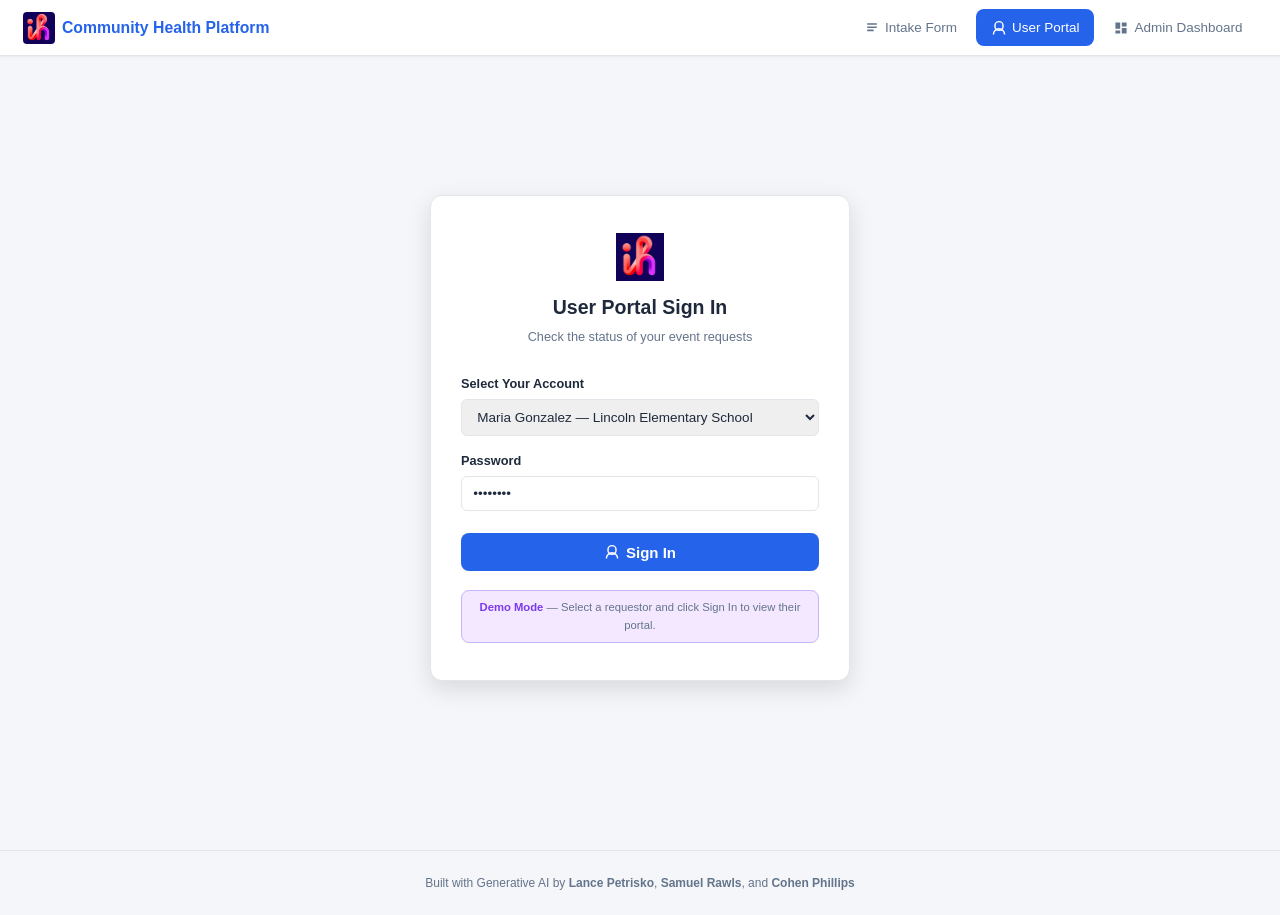
<file: pages/user-login.html>
<!DOCTYPE html>
<html lang="en">
<head>
  <meta charset="UTF-8">
  <meta name="viewport" content="width=device-width, initial-scale=1.0">
  <title>User Sign In | Intermountain Health</title>
  <link rel="icon" type="image/jpeg" href="../assets/logos/intermouintainHealthLogo_purple.jpeg">
  <link rel="stylesheet" href="../css/variables.css">
  <link rel="stylesheet" href="../css/base.css">
  <link rel="stylesheet" href="../css/navbar.css">
  <link rel="stylesheet" href="../css/components.css">
  <link rel="stylesheet" href="../css/forms.css">
  <link rel="stylesheet" href="../css/responsive.css">
  <style>
    .login-page {
      display: flex;
      align-items: center;
      justify-content: center;
      min-height: calc(100vh - 56px - 80px);
      padding: 2rem 1rem;
    }
    .login-card {
      background: var(--c-surface);
      border: 1px solid var(--c-border);
      border-radius: var(--radius-lg);
      box-shadow: var(--shadow-lg);
      width: 100%;
      max-width: 420px;
      padding: 2.5rem 2rem;
    }
    .login-logo {
      display: flex;
      flex-direction: column;
      align-items: center;
      margin-bottom: 1.75rem;
    }
    .login-logo img {
      height: 48px;
      width: auto;
      object-fit: contain;
      margin-bottom: 0.75rem;
    }
    .login-logo h1 {
      font-size: 1.3rem;
      font-weight: 700;
      color: var(--c-text);
      text-align: center;
    }
    .login-logo p {
      font-size: 0.85rem;
      color: var(--c-text-secondary);
      text-align: center;
      margin-top: 0.25rem;
    }
    .login-form .form-group {
      margin-bottom: 1rem;
    }
    .login-form .form-group label {
      font-weight: 600;
      font-size: 0.85rem;
      margin-bottom: 0.3rem;
      display: block;
    }
    .login-form .form-group input,
    .login-form .form-group select {
      width: 100%;
      padding: 0.6rem 0.75rem;
      border: 1px solid var(--c-border);
      border-radius: 6px;
      font-size: 0.9rem;
      font-family: inherit;
      color: var(--c-text);
      transition: border-color var(--transition), box-shadow var(--transition);
    }
    .login-form .form-group input:focus,
    .login-form .form-group select:focus {
      outline: none;
      border-color: var(--c-primary);
      box-shadow: 0 0 0 3px rgba(37,99,235,0.15);
    }
    .login-actions {
      margin-top: 1.5rem;
    }
    .login-actions .btn {
      width: 100%;
      justify-content: center;
      padding: 0.7rem;
      font-size: 1rem;
    }
    .login-demo-notice {
      margin-top: 1.25rem;
      text-align: center;
      font-size: 0.75rem;
      color: var(--c-text-secondary);
      background: var(--c-purple-light);
      border: 1px solid #c4b5fd;
      border-radius: var(--radius);
      padding: 0.5rem 0.75rem;
    }
    .login-demo-notice strong {
      color: var(--c-purple);
    }
  </style>
</head>
<body>

  <!-- Navigation -->
  <nav class="navbar" role="navigation" aria-label="Main navigation">
    <a href="../index.html" class="nav-brand">
      <img src="../assets/logos/intermouintainHealthLogo_purple.jpeg" alt="Intermountain Health" class="nav-logo">
      <span>Community Health Platform</span>
    </a>
    <div class="nav-links">
      <a href="../index.html" class="nav-link">
        <svg viewBox="0 0 20 20" width="16" height="16" aria-hidden="true"><path d="M4 4h12v2H4zm0 4h12v2H4zm0 4h8v2H4z" fill="currentColor"/></svg>
        Intake Form
      </a>
      <a href="user-login.html" class="nav-link active" aria-current="page">
        <svg viewBox="0 0 20 20" width="16" height="16" aria-hidden="true"><path d="M10 2a5 5 0 0 1 5 5v1a5 5 0 0 1-10 0V7a5 5 0 0 1 5-5zm-7 16a7 7 0 0 1 14 0" fill="none" stroke="currentColor" stroke-width="1.8"/></svg>
        User Portal
      </a>
      <a href="login.html" class="nav-link">
        <svg viewBox="0 0 20 20" width="16" height="16" aria-hidden="true"><path d="M3 3h6v8H3zm8 0h6v5h-6zm0 7h6v7h-6zM3 13h6v4H3z" fill="currentColor"/></svg>
        Admin Dashboard
      </a>
    </div>
  </nav>

  <!-- Login -->
  <div class="login-page">
    <div class="login-card">
      <div class="login-logo">
        <img src="../assets/logos/intermouintainHealthLogo_purple.jpeg" alt="Intermountain Health">
        <h1>User Portal Sign In</h1>
        <p>Check the status of your event requests</p>
      </div>
      <form class="login-form" id="login-form" novalidate>
        <div class="form-group">
          <label for="login-user">Select Your Account</label>
          <select id="login-user"></select>
        </div>
        <div class="form-group">
          <label for="login-pass">Password</label>
          <input type="password" id="login-pass" value="demo1234" autocomplete="current-password">
        </div>
        <div class="login-actions">
          <button type="submit" class="btn btn-primary">
            <svg viewBox="0 0 20 20" width="16" height="16" aria-hidden="true"><path d="M10 2a5 5 0 0 1 5 5v1a5 5 0 0 1-10 0V7a5 5 0 0 1 5-5zm-7 16a7 7 0 0 1 14 0" fill="none" stroke="currentColor" stroke-width="1.8"/></svg>
            Sign In
          </button>
        </div>
      </form>
      <div class="login-demo-notice">
        <strong>Demo Mode</strong> — Select a requestor and click Sign In to view their portal.
      </div>
    </div>
  </div>

  <!-- Footer -->
  <footer class="site-footer">
    <p>Built with Generative AI by <strong>Lance Petrisko</strong>, <strong>Samuel Rawls</strong>, and <strong>Cohen Phillips</strong></p>
  </footer>

  <script src="../js/store.js"></script>
  <script src="../js/helpers.js"></script>
  <script src="../js/ai.js"></script>
  <script src="../js/data/demo-requests.js"></script>
  <script>
    // Seed data if needed
    Store.load();
    if (Store.requests.length === 0) {
      DEMO_REQUESTS.forEach(data => {
        const req = processNewRequest({ ...data });
        req.status = data.status;
        Store.requests.push(req);
      });
      Store.save();
    }

    // Build unique requestor list from actual stored requests
    const sel = document.getElementById('login-user');
    const seen = new Set();
    Store.requests.forEach(r => {
      const key = r.requestorName;
      if (seen.has(key)) return;
      seen.add(key);
      const o = document.createElement('option');
      o.value = key;
      o.textContent = key + ' — ' + r.organization;
      sel.appendChild(o);
    });

    document.getElementById('login-form').addEventListener('submit', function(e) {
      e.preventDefault();
      const name = document.getElementById('login-user').value;
      localStorage.setItem('chp_user_name', name);
      window.location.href = 'user-dashboard.html';
    });
  </script>
</body>
</html>
</file>
<file: css/variables.css>
/* =============================================
   Design Tokens & CSS Variables
   ============================================= */

:root {
  --c-bg: #f4f6f9;
  --c-surface: #ffffff;
  --c-border: #e2e5ea;
  --c-text: #1e293b;
  --c-text-secondary: #64748b;
  --c-primary: #2563eb;
  --c-primary-hover: #1d4ed8;
  --c-primary-light: #eff6ff;
  --c-success: #16a34a;
  --c-success-light: #dcfce7;
  --c-warning: #d97706;
  --c-warning-light: #fef3c7;
  --c-danger: #dc2626;
  --c-danger-light: #fee2e2;
  --c-info: #0891b2;
  --c-info-light: #cffafe;
  --c-purple: #7c3aed;
  --c-purple-light: #f3e8ff;
  --shadow-sm: 0 1px 2px rgba(0,0,0,0.05);
  --shadow-md: 0 4px 12px rgba(0,0,0,0.08);
  --shadow-lg: 0 8px 24px rgba(0,0,0,0.12);
  --radius: 8px;
  --radius-lg: 12px;
  --transition: 0.2s ease;
}
</file>
<file: css/base.css>
/* =============================================
   Reset, Typography & Base Elements
   ============================================= */

*, *::before, *::after { box-sizing: border-box; margin: 0; padding: 0; }

html { font-size: 15px; scroll-behavior: smooth; }

body {
  font-family: -apple-system, BlinkMacSystemFont, "Segoe UI", Roboto, "Helvetica Neue", Arial, sans-serif;
  background: var(--c-bg);
  color: var(--c-text);
  line-height: 1.6;
  min-height: 100vh;
}

/* ---------- Footer ---------- */
.site-footer {
  text-align: center;
  padding: 1.5rem 1rem;
  margin-top: 2rem;
  border-top: 1px solid var(--c-border);
  font-size: 0.8rem;
  color: var(--c-text-secondary);
}
</file>
<file: css/navbar.css>
/* =============================================
   Navbar
   ============================================= */

.navbar {
  display: flex;
  align-items: center;
  justify-content: space-between;
  background: var(--c-surface);
  border-bottom: 1px solid var(--c-border);
  padding: 0 1.5rem;
  height: 56px;
  position: sticky;
  top: 0;
  z-index: 100;
  box-shadow: var(--shadow-sm);
}

.nav-brand {
  display: flex;
  align-items: center;
  gap: 0.5rem;
  font-weight: 700;
  font-size: 1.05rem;
  color: var(--c-primary);
  text-decoration: none;
}

.nav-logo {
  height: 32px;
  width: auto;
  object-fit: contain;
  border-radius: 4px;
}

.nav-links { display: flex; gap: 0.25rem; }

.nav-link {
  display: flex;
  align-items: center;
  gap: 0.35rem;
  padding: 0.5rem 1rem;
  border: none;
  background: transparent;
  border-radius: var(--radius);
  font-size: 0.9rem;
  font-weight: 500;
  color: var(--c-text-secondary);
  cursor: pointer;
  text-decoration: none;
  transition: background var(--transition), color var(--transition);
}
.nav-link:hover { background: var(--c-primary-light); color: var(--c-primary); }
.nav-link.active { background: var(--c-primary); color: #fff; }
.nav-link:focus-visible { outline: 2px solid var(--c-primary); outline-offset: 2px; }
</file>
<file: css/components.css>
/* =============================================
   Shared Components — Buttons, Badges, Modal, Toast
   ============================================= */

/* ---------- Buttons ---------- */
.btn {
  display: inline-flex;
  align-items: center;
  gap: 0.4rem;
  padding: 0.55rem 1.25rem;
  border: none;
  border-radius: var(--radius);
  font-size: 0.9rem;
  font-weight: 600;
  font-family: inherit;
  cursor: pointer;
  transition: background var(--transition), transform 0.1s, box-shadow var(--transition);
}
.btn:active { transform: scale(0.97); }
.btn:focus-visible { outline: 2px solid var(--c-primary); outline-offset: 2px; }

.btn-primary { background: var(--c-primary); color: #fff; }
.btn-primary:hover { background: var(--c-primary-hover); box-shadow: var(--shadow-md); }

.btn-success { background: var(--c-success); color: #fff; }
.btn-success:hover { background: #15803d; }

.btn-warning { background: var(--c-warning); color: #fff; }
.btn-warning:hover { background: #b45309; }

.btn-danger { background: var(--c-danger); color: #fff; }
.btn-danger:hover { background: #b91c1c; }

.btn-outline {
  background: transparent;
  border: 2px solid var(--c-primary);
  color: var(--c-primary);
}
.btn-outline:hover { background: var(--c-primary-light); }

.btn-ghost { background: transparent; color: var(--c-text-secondary); }
.btn-ghost:hover { background: var(--c-bg); }

.btn-sm { padding: 0.35rem 0.75rem; font-size: 0.8rem; }
.btn-lg { padding: 0.7rem 2rem; font-size: 1rem; }

.btn-close {
  background: transparent;
  border: none;
  font-size: 1.4rem;
  cursor: pointer;
  color: var(--c-text-secondary);
  width: 32px;
  height: 32px;
  display: flex;
  align-items: center;
  justify-content: center;
  border-radius: 6px;
}
.btn-close:hover { background: var(--c-bg); color: var(--c-text); }
.btn-close:focus-visible { outline: 2px solid var(--c-primary); outline-offset: 2px; }

/* ---------- Badges ---------- */
.badge {
  display: inline-block;
  padding: 0.15rem 0.55rem;
  border-radius: 999px;
  font-size: 0.72rem;
  font-weight: 600;
  white-space: nowrap;
}
.badge-submitted { background: var(--c-info-light); color: #0e7490; }
.badge-in-review { background: var(--c-warning-light); color: #92400e; }
.badge-approved { background: var(--c-success-light); color: #166534; }
.badge-qualtrics { background: #e0e7ff; color: #3730a3; }
.badge-fulfilled { background: #f0fdf4; color: #14532d; border: 1px solid #86efac; }
.badge-denied { background: var(--c-danger-light); color: #991b1b; border: 1px solid #fca5a5; }

.badge-low { background: #f0fdf4; color: #166534; }
.badge-medium { background: var(--c-warning-light); color: #92400e; }
.badge-high { background: #fed7aa; color: #9a3412; }
.badge-urgent { background: var(--c-danger-light); color: #991b1b; }

.badge-in-area { background: var(--c-success-light); color: #166534; }
.badge-out-of-area { background: var(--c-danger-light); color: #991b1b; }
.badge-review-needed { background: var(--c-warning-light); color: #92400e; }

/* ---------- Modal ---------- */
.modal-overlay {
  position: fixed;
  inset: 0;
  background: rgba(0,0,0,0.4);
  display: none;
  align-items: center;
  justify-content: center;
  z-index: 200;
  backdrop-filter: blur(2px);
}
.modal-overlay.visible {
  display: flex;
}
.modal {
  background: var(--c-surface);
  border-radius: var(--radius-lg);
  width: 90%;
  max-width: 520px;
  box-shadow: var(--shadow-lg);
  animation: modalIn 0.2s ease;
}
@keyframes modalIn {
  from { opacity: 0; transform: translateY(12px); }
  to { opacity: 1; transform: translateY(0); }
}
.modal-header {
  display: flex;
  align-items: center;
  justify-content: space-between;
  padding: 1rem 1.25rem;
  border-bottom: 1px solid var(--c-border);
}
.modal-body { padding: 1.25rem; font-size: 0.9rem; }
.modal-footer {
  display: flex;
  gap: 0.5rem;
  justify-content: flex-end;
  padding: 0.75rem 1.25rem;
  border-top: 1px solid var(--c-border);
}

/* ---------- Staff Assignment Box (detail panel) ---------- */
.staff-assign-box {
  background: var(--c-bg);
  border: 1.5px solid var(--c-border);
  border-radius: var(--radius);
  padding: 0.75rem;
  display: flex;
  flex-direction: column;
  gap: 0.5rem;
}
.staff-assign-box.assigned {
  border-color: var(--c-success);
  background: var(--c-success-light);
}
.staff-assign-box.no-match {
  align-items: flex-start;
}
.sab-ai-label {
  display: inline-flex;
  align-items: center;
  gap: 0.3rem;
  font-size: 0.72rem;
  font-weight: 700;
  text-transform: uppercase;
  letter-spacing: 0.05em;
  color: var(--c-primary);
}
.sab-match-row, .sab-assigned-row {
  display: flex;
  align-items: center;
  gap: 0.6rem;
}
.sab-avatar {
  width: 34px !important;
  height: 34px !important;
  font-size: 0.72rem !important;
  flex-shrink: 0;
}
.sab-reason {
  font-size: 0.77rem;
  color: var(--c-text-secondary);
  background: var(--c-surface);
  border-radius: var(--radius);
  padding: 0.3rem 0.55rem;
  line-height: 1.4;
}
.sab-actions {
  display: flex;
  gap: 0.4rem;
  align-items: center;
  flex-wrap: wrap;
}

/* ---------- Chart Hover Tooltip ---------- */
.chart-hover-tooltip {
  position: fixed;
  z-index: 300;
  background: var(--c-surface);
  border: 1px solid var(--c-border);
  border-radius: var(--radius);
  box-shadow: var(--shadow-lg);
  padding: 0.65rem 0.85rem;
  font-size: 0.82rem;
  min-width: 190px;
  max-width: 260px;
  pointer-events: none;
  opacity: 0;
  transition: opacity 0.12s ease;
}
.chart-hover-tooltip.visible { opacity: 1; }
.cht-header {
  display: flex;
  align-items: center;
  gap: 0.45rem;
  margin-bottom: 0.25rem;
}
.cht-dot {
  display: inline-block;
  width: 10px;
  height: 10px;
  border-radius: 50%;
  flex-shrink: 0;
}
.cht-label { font-weight: 600; color: var(--c-text); }
.cht-count { color: var(--c-text-secondary); margin-bottom: 0.4rem; font-size: 0.78rem; }
.cht-cases { border-top: 1px solid var(--c-border); padding-top: 0.35rem; }
.cht-case {
  white-space: nowrap;
  overflow: hidden;
  text-overflow: ellipsis;
  color: var(--c-text);
  line-height: 1.6;
}
.cht-more { color: var(--c-text-secondary); font-style: italic; margin-top: 0.15rem; }

/* ---------- Chart Drilldown Popup ---------- */
.chart-drilldown-overlay {
  position: fixed;
  inset: 0;
  background: rgba(0,0,0,0.4);
  display: none;
  align-items: center;
  justify-content: center;
  z-index: 200;
  backdrop-filter: blur(2px);
}
.chart-drilldown-overlay.visible {
  display: flex;
}
.chart-drilldown {
  background: var(--c-surface);
  border-radius: var(--radius-lg);
  width: 92%;
  max-width: 720px;
  max-height: 80vh;
  display: flex;
  flex-direction: column;
  box-shadow: var(--shadow-lg);
  animation: modalIn 0.2s ease;
}
.chart-drilldown-header {
  display: flex;
  align-items: center;
  justify-content: space-between;
  padding: 1rem 1.25rem;
  border-bottom: 1px solid var(--c-border);
  flex-shrink: 0;
}
.chart-drilldown-header h3 { margin: 0; font-size: 1rem; }
.chart-drilldown-body {
  padding: 1rem 1.25rem;
  overflow-y: auto;
  font-size: 0.875rem;
}
.drilldown-table {
  width: 100%;
  border-collapse: collapse;
}
.drilldown-table th {
  text-align: left;
  padding: 0.5rem 0.75rem;
  font-size: 0.78rem;
  font-weight: 600;
  color: var(--c-text-secondary);
  text-transform: uppercase;
  letter-spacing: 0.04em;
  border-bottom: 1px solid var(--c-border);
  white-space: nowrap;
}
.drilldown-table td {
  padding: 0.6rem 0.75rem;
  border-bottom: 1px solid var(--c-border-light, #f1f5f9);
  vertical-align: middle;
}
.drilldown-table tbody tr:last-child td { border-bottom: none; }
.drilldown-table tbody tr:hover { background: var(--c-bg); }

/* Timeline detail modal layout */
.td-grid {
  display: grid;
  grid-template-columns: 1fr 1fr;
  gap: 0.75rem 1.25rem;
}
.td-section { margin-bottom: 0.25rem; }
.td-section-title {
  font-size: 0.72rem;
  font-weight: 700;
  text-transform: uppercase;
  letter-spacing: 0.06em;
  color: var(--c-text-secondary);
  margin-bottom: 0.4rem;
}
.td-row {
  display: flex;
  gap: 0.5rem;
  font-size: 0.83rem;
  line-height: 1.6;
}
.td-label {
  color: var(--c-text-secondary);
  min-width: 80px;
  flex-shrink: 0;
}

/* ---------- Toast ---------- */
.toast {
  position: fixed;
  bottom: 1.5rem;
  right: 1.5rem;
  background: var(--c-text);
  color: #fff;
  padding: 0.75rem 1.25rem;
  border-radius: var(--radius);
  box-shadow: var(--shadow-lg);
  font-size: 0.9rem;
  z-index: 300;
  animation: toastIn 0.3s ease;
}
@keyframes toastIn {
  from { opacity: 0; transform: translateY(12px); }
  to { opacity: 1; transform: translateY(0); }
}
</file>
<file: css/forms.css>
/* =============================================
   Form Styles — Intake Form, Fieldsets, Inputs
   ============================================= */

.intake-container {
  max-width: 780px;
  margin: 2rem auto;
  padding: 0 1.5rem;
}

.intake-header { margin-bottom: 1.5rem; }
.intake-header h1 { font-size: 1.7rem; font-weight: 700; }
.intake-subtitle { color: var(--c-text-secondary); margin-top: 0.35rem; }

/* Demo Loader */
.demo-loader-wrap {
  background: var(--c-purple-light);
  border: 1px solid #c4b5fd;
  border-radius: var(--radius);
  padding: 0.75rem 1rem;
  margin-bottom: 1.5rem;
  display: flex;
  align-items: center;
  gap: 0.75rem;
  flex-wrap: wrap;
}
.demo-label {
  display: flex;
  align-items: center;
  gap: 0.35rem;
  font-weight: 600;
  font-size: 0.85rem;
  color: var(--c-purple);
  white-space: nowrap;
}
.demo-loader-wrap select {
  flex: 1;
  min-width: 200px;
  padding: 0.4rem 0.6rem;
  border: 1px solid #c4b5fd;
  border-radius: 6px;
  font-size: 0.85rem;
  background: #fff;
}
.demo-hint {
  font-size: 0.75rem;
  color: var(--c-text-secondary);
  width: 100%;
}

/* Form Sections */
.form-section {
  background: var(--c-surface);
  border: 1px solid var(--c-border);
  border-radius: var(--radius-lg);
  padding: 1.25rem 1.5rem 1.5rem;
  margin-bottom: 1.25rem;
  box-shadow: var(--shadow-sm);
}
.form-section legend {
  font-weight: 700;
  font-size: 1.05rem;
  padding: 0 0.5rem;
  color: var(--c-primary);
}
.form-grid {
  display: grid;
  grid-template-columns: 1fr 1fr;
  gap: 1rem;
  margin-top: 1rem;
}
.form-group { display: flex; flex-direction: column; }
.form-group.full-width { grid-column: 1 / -1; }
.form-group label {
  font-weight: 600;
  font-size: 0.85rem;
  margin-bottom: 0.3rem;
}
.req { color: var(--c-danger); }

.form-group input,
.form-group select,
.form-group textarea {
  padding: 0.55rem 0.75rem;
  border: 1px solid var(--c-border);
  border-radius: 6px;
  font-size: 0.9rem;
  font-family: inherit;
  color: var(--c-text);
  transition: border-color var(--transition), box-shadow var(--transition);
}
.form-group input:focus,
.form-group select:focus,
.form-group textarea:focus {
  outline: none;
  border-color: var(--c-primary);
  box-shadow: 0 0 0 3px rgba(37,99,235,0.15);
}
.form-group input.invalid,
.form-group select.invalid,
.form-group textarea.invalid {
  border-color: var(--c-danger);
  box-shadow: 0 0 0 3px rgba(220,38,38,0.12);
}
.helper-text {
  font-size: 0.75rem;
  color: var(--c-text-secondary);
  margin-top: 0.2rem;
}
.error-text {
  font-size: 0.75rem;
  color: var(--c-danger);
  margin-top: 0.2rem;
}

/* Checkbox / Radio grids */
.checkbox-grid {
  display: grid;
  grid-template-columns: repeat(auto-fill, minmax(170px, 1fr));
  gap: 0.4rem;
}
.checkbox-label, .radio-label {
  display: flex;
  align-items: center;
  gap: 0.4rem;
  font-size: 0.85rem;
  cursor: pointer;
  padding: 0.3rem 0.5rem;
  border-radius: 4px;
  transition: background var(--transition);
}
.checkbox-label:hover, .radio-label:hover { background: var(--c-primary-light); }

.radio-group {
  display: flex;
  gap: 0.75rem;
  flex-wrap: wrap;
}

.form-actions {
  display: flex;
  gap: 0.75rem;
  justify-content: flex-start;
  margin-top: 0.5rem;
  margin-bottom: 3rem;
}

/* ---------- Confirmation ---------- */
.confirmation-panel {
  text-align: center;
  padding: 3rem 1.5rem;
}
.confirmation-icon { margin-bottom: 1.25rem; }
.confirmation-panel h2 {
  font-size: 1.8rem;
  color: var(--c-success);
  margin-bottom: 0.5rem;
}
.confirmation-text {
  color: var(--c-text-secondary);
  max-width: 480px;
  margin: 0 auto 1rem;
}
.confirmation-id {
  background: var(--c-success-light);
  display: inline-block;
  padding: 0.4rem 1rem;
  border-radius: var(--radius);
  font-size: 0.9rem;
  margin-bottom: 1.5rem;
}
</file>
<file: css/responsive.css>
/* =============================================
   Responsive Breakpoints
   ============================================= */

@media (max-width: 900px) {
  .queue-layout { grid-template-columns: 1fr; }
  .queue-layout.has-detail { grid-template-columns: 1fr; }
  .queue-filters {
    position: static;
    display: grid;
    grid-template-columns: repeat(auto-fill, minmax(140px, 1fr));
    gap: 0.5rem;
  }
  .queue-filters h3 { grid-column: 1 / -1; }
  .detail-panel { position: static; max-height: none; }
  .planning-layout { grid-template-columns: 1fr; }
  .form-grid { grid-template-columns: 1fr; }
  .nav-brand span { display: none; }
}
</file>
<file: css/dashboard.css>
/* =============================================
   Dashboard Layout, Cards, Tabs, Queue, Detail Panel
   ============================================= */

.dashboard-container {
  max-width: 1280px;
  margin: 0 auto;
  padding: 1.5rem;
}

.dash-header {
  display: flex;
  align-items: flex-start;
  justify-content: space-between;
  margin-bottom: 1.5rem;
  flex-wrap: wrap;
  gap: 1rem;
}
.dash-header h1 { font-size: 1.5rem; }
.dash-subtitle { color: var(--c-text-secondary); font-size: 0.9rem; }

.search-box {
  display: flex;
  align-items: center;
  gap: 0.4rem;
  background: var(--c-surface);
  border: 1px solid var(--c-border);
  border-radius: var(--radius);
  padding: 0.4rem 0.75rem;
}
.search-box input {
  border: none;
  outline: none;
  font-size: 0.9rem;
  width: 220px;
  font-family: inherit;
}

/* ---------- Summary Cards ---------- */
.summary-cards {
  display: grid;
  grid-template-columns: repeat(auto-fit, minmax(170px, 1fr));
  gap: 1rem;
  margin-bottom: 1.5rem;
}
.summary-card {
  background: var(--c-surface);
  border: 1px solid var(--c-border);
  border-radius: var(--radius-lg);
  padding: 1rem;
  display: flex;
  align-items: center;
  gap: 0.75rem;
  box-shadow: var(--shadow-sm);
  cursor: pointer;
  transition: box-shadow var(--transition), transform var(--transition);
}
.summary-card:hover { box-shadow: var(--shadow-md); transform: translateY(-1px); }
.card-icon {
  width: 44px;
  height: 44px;
  display: flex;
  align-items: center;
  justify-content: center;
  border-radius: 10px;
  flex-shrink: 0;
}
.card-icon.total { background: var(--c-primary-light); color: var(--c-primary); }
.card-icon.new { background: var(--c-info-light); color: var(--c-info); }
.card-icon.review { background: var(--c-warning-light); color: var(--c-warning); }
.card-icon.approved { background: var(--c-success-light); color: var(--c-success); }
.card-icon.fulfilled { background: #e0e7ff; color: #4338ca; }
.card-icon.denied { background: var(--c-danger-light); color: var(--c-danger); }
.card-icon.upcoming { background: var(--c-purple-light); color: var(--c-purple); }

.card-info { display: flex; flex-direction: column; }
.card-count { font-size: 1.5rem; font-weight: 700; line-height: 1.2; }
.card-label { font-size: 0.75rem; color: var(--c-text-secondary); }

/* ---------- Tabs ---------- */
.dash-tabs {
  display: flex;
  gap: 0.25rem;
  border-bottom: 2px solid var(--c-border);
  margin-bottom: 1.25rem;
}
.dash-tab {
  padding: 0.6rem 1.25rem;
  border: none;
  background: transparent;
  font-size: 0.9rem;
  font-weight: 600;
  font-family: inherit;
  color: var(--c-text-secondary);
  cursor: pointer;
  border-bottom: 2px solid transparent;
  margin-bottom: -2px;
  transition: color var(--transition), border-color var(--transition);
}
.dash-tab:hover { color: var(--c-primary); }
.dash-tab.active {
  color: var(--c-primary);
  border-bottom-color: var(--c-primary);
}
.dash-tab:focus-visible { outline: 2px solid var(--c-primary); outline-offset: 2px; }

.tab-panel { display: none; }
.tab-panel.active { display: block; }

/* ---------- Queue Layout ---------- */
.queue-layout {
  display: grid;
  grid-template-columns: 200px 1fr;
  grid-template-rows: auto;
  gap: 1rem;
}
.queue-layout.has-detail {
  grid-template-columns: 200px 1fr 420px;
}

/* Filters sidebar */
.queue-filters {
  background: var(--c-surface);
  border: 1px solid var(--c-border);
  border-radius: var(--radius-lg);
  padding: 1rem;
  box-shadow: var(--shadow-sm);
  align-self: start;
  position: sticky;
  top: 72px;
}
.queue-filters h3 {
  font-size: 0.9rem;
  margin-bottom: 0.75rem;
  color: var(--c-text-secondary);
  text-transform: uppercase;
  letter-spacing: 0.05em;
}
.filter-group { margin-bottom: 0.75rem; }
.filter-group label {
  display: block;
  font-size: 0.8rem;
  font-weight: 600;
  margin-bottom: 0.2rem;
}
.filter-group select {
  width: 100%;
  padding: 0.35rem 0.5rem;
  border: 1px solid var(--c-border);
  border-radius: 6px;
  font-size: 0.8rem;
  font-family: inherit;
}
.filter-group select:focus {
  outline: none;
  border-color: var(--c-primary);
  box-shadow: 0 0 0 2px rgba(37,99,235,0.15);
}

/* ---------- Queue Table ---------- */
.queue-table-wrap {
  background: var(--c-surface);
  border: 1px solid var(--c-border);
  border-radius: var(--radius-lg);
  box-shadow: var(--shadow-sm);
  overflow: auto;
}
.queue-table {
  width: 100%;
  border-collapse: collapse;
  font-size: 0.85rem;
}
.queue-table th {
  text-align: left;
  padding: 0.7rem 0.75rem;
  font-size: 0.75rem;
  text-transform: uppercase;
  letter-spacing: 0.04em;
  color: var(--c-text-secondary);
  border-bottom: 2px solid var(--c-border);
  white-space: nowrap;
  user-select: none;
}
.queue-table th.sortable { cursor: pointer; }
.queue-table th.sortable:hover { color: var(--c-primary); }
.queue-table th .sort-arrow { font-size: 0.65rem; margin-left: 0.2rem; }
.queue-table td {
  padding: 0.6rem 0.75rem;
  border-bottom: 1px solid var(--c-border);
  vertical-align: middle;
}
.queue-table tbody tr {
  cursor: pointer;
  transition: background var(--transition);
}
.queue-table tbody tr:hover { background: var(--c-primary-light); }
.queue-table tbody tr.selected { background: #dbeafe; }

.queue-empty { text-align: center; padding: 3rem 1rem; color: var(--c-text-secondary); }

/* ---------- Detail Panel ---------- */
.detail-panel {
  background: var(--c-surface);
  border: 1px solid var(--c-border);
  border-radius: var(--radius-lg);
  box-shadow: var(--shadow-md);
  overflow-y: auto;
  max-height: calc(100vh - 200px);
  position: sticky;
  top: 72px;
}
.detail-header {
  display: flex;
  align-items: center;
  justify-content: space-between;
  padding: 1rem 1.25rem;
  border-bottom: 1px solid var(--c-border);
  position: sticky;
  top: 0;
  background: var(--c-surface);
  z-index: 2;
}
.detail-header h3 { font-size: 1rem; }
.detail-header-actions {
  display: flex;
  align-items: center;
  gap: 0.4rem;
}

/* Map toggle button */
.btn-map-toggle {
  display: inline-flex;
  align-items: center;
  gap: 0.3rem;
  padding: 0.3rem 0.65rem;
  border: 1px solid var(--c-border);
  border-radius: var(--radius);
  background: var(--c-bg);
  color: var(--c-text-secondary);
  font-size: 0.78rem;
  font-weight: 600;
  font-family: inherit;
  cursor: pointer;
  transition: background var(--transition), color var(--transition), border-color var(--transition);
}
.btn-map-toggle:hover {
  background: var(--c-primary-light);
  color: var(--c-primary);
  border-color: var(--c-primary);
}
.btn-map-toggle.active {
  background: var(--c-primary-light);
  color: var(--c-primary);
  border-color: var(--c-primary);
}

/* Minimap container */
.detail-map-wrap {
  border-bottom: 1px solid var(--c-border);
  background: #bfdbfe;
}
.detail-map-wrap canvas {
  display: block;
  width: 100%;
  height: auto;
}

.detail-body { padding: 1.25rem; }

.detail-section { margin-bottom: 1.25rem; }
.detail-section-title {
  font-size: 0.75rem;
  font-weight: 700;
  text-transform: uppercase;
  letter-spacing: 0.05em;
  color: var(--c-text-secondary);
  margin-bottom: 0.6rem;
  padding-bottom: 0.3rem;
  border-bottom: 1px solid var(--c-border);
}
.detail-row {
  display: flex;
  justify-content: space-between;
  align-items: flex-start;
  padding: 0.3rem 0;
  font-size: 0.85rem;
  gap: 0.5rem;
}
.detail-label {
  color: var(--c-text-secondary);
  font-weight: 500;
  flex-shrink: 0;
  min-width: 120px;
}
.detail-value { text-align: right; word-break: break-word; font-weight: 500; }

/* AI Suggestion Box */
.ai-suggestion-box {
  background: linear-gradient(135deg, #eff6ff 0%, #f3e8ff 100%);
  border: 1px solid #c4b5fd;
  border-radius: var(--radius);
  padding: 0.85rem;
  margin-bottom: 1rem;
}
.ai-suggestion-box .ai-tag {
  display: inline-flex;
  align-items: center;
  gap: 0.3rem;
  font-size: 0.7rem;
  font-weight: 700;
  color: var(--c-purple);
  text-transform: uppercase;
  letter-spacing: 0.05em;
  margin-bottom: 0.5rem;
}
.ai-suggestion-box .ai-tag svg { width: 14px; height: 14px; }
.ai-row {
  display: flex;
  justify-content: space-between;
  align-items: center;
  padding: 0.25rem 0;
  font-size: 0.82rem;
}
.ai-label { color: var(--c-text-secondary); }
.ai-value { font-weight: 600; }

/* Admin Controls in Detail */
.admin-controls { margin-top: 1rem; }
.admin-field { margin-bottom: 0.75rem; }
.admin-field label {
  display: block;
  font-size: 0.8rem;
  font-weight: 600;
  margin-bottom: 0.2rem;
}
.admin-field select,
.admin-field input,
.admin-field textarea {
  width: 100%;
  padding: 0.4rem 0.6rem;
  border: 1px solid var(--c-border);
  border-radius: 6px;
  font-size: 0.85rem;
  font-family: inherit;
}
.admin-field select:focus,
.admin-field input:focus,
.admin-field textarea:focus {
  outline: none;
  border-color: var(--c-primary);
  box-shadow: 0 0 0 2px rgba(37,99,235,0.15);
}
.admin-actions {
  display: flex;
  gap: 0.5rem;
  flex-wrap: wrap;
  margin-top: 1rem;
}

/* ---------- Planning Tab ---------- */
.planning-layout {
  display: grid;
  grid-template-columns: 1fr 1fr;
  gap: 1.25rem;
}
.planning-section {
  background: var(--c-surface);
  border: 1px solid var(--c-border);
  border-radius: var(--radius-lg);
  padding: 1.25rem;
  box-shadow: var(--shadow-sm);
}
.planning-section:first-child { grid-column: 1 / -1; }
.planning-section h3 {
  font-size: 1rem;
  margin-bottom: 1rem;
  color: var(--c-primary);
}

.timeline-list { display: flex; flex-direction: column; gap: 0.6rem; }
.timeline-item {
  display: flex;
  align-items: flex-start;
  gap: 0.75rem;
  padding: 0.6rem 0.75rem;
  background: var(--c-bg);
  border-radius: var(--radius);
  font-size: 0.85rem;
  border-left: 3px solid transparent;
  cursor: pointer;
  transition: transform 0.15s ease, box-shadow 0.15s ease, border-color 0.15s ease, background 0.15s ease;
}
.timeline-item:hover {
  transform: translateX(6px);
  box-shadow: 0 2px 10px rgba(0,0,0,0.09);
  border-left-color: var(--c-primary);
  background: var(--c-surface);
}
.timeline-date {
  font-weight: 700;
  color: var(--c-primary);
  min-width: 85px;
  flex-shrink: 0;
}
.timeline-info { flex: 1; }
.timeline-info strong { display: block; }
.timeline-info span { color: var(--c-text-secondary); font-size: 0.8rem; }

.staffing-grid { display: flex; flex-direction: column; gap: 0.5rem; }
.staffing-item {
  display: flex;
  align-items: center;
  justify-content: space-between;
  padding: 0.5rem 0.75rem;
  background: var(--c-bg);
  border-radius: var(--radius);
  font-size: 0.85rem;
}
.staffing-bar {
  width: 80px;
  height: 8px;
  background: var(--c-border);
  border-radius: 4px;
  overflow: hidden;
}
.staffing-bar-fill { height: 100%; border-radius: 4px; }

.mail-queue { display: flex; flex-direction: column; gap: 0.5rem; }
.mail-item {
  display: flex;
  align-items: center;
  justify-content: space-between;
  padding: 0.5rem 0.75rem;
  background: var(--c-bg);
  border-radius: var(--radius);
  font-size: 0.85rem;
}

/* ---------- Reporting Tab ---------- */
.reporting-layout {
  display: grid;
  grid-template-columns: repeat(auto-fit, minmax(280px, 1fr));
  gap: 1.25rem;
}
.report-card {
  background: var(--c-surface);
  border: 1px solid var(--c-border);
  border-radius: var(--radius-lg);
  padding: 1.25rem;
  box-shadow: var(--shadow-sm);
}
.report-card.full-width { grid-column: 1 / -1; }
.report-card h3 {
  font-size: 0.95rem;
  margin-bottom: 1rem;
}
.chart-wrap {
  display: flex;
  justify-content: center;
  margin-bottom: 0.75rem;
}
.bar-wrap { justify-content: flex-start; overflow-x: auto; }

.chart-legend {
  display: flex;
  flex-wrap: wrap;
  gap: 0.5rem 1rem;
  font-size: 0.78rem;
}
.legend-item {
  display: flex;
  align-items: center;
  gap: 0.35rem;
}
.legend-dot {
  width: 10px;
  height: 10px;
  border-radius: 50%;
  flex-shrink: 0;
}

/* ---------- Assets Tab ---------- */
.assets-layout {
  display: grid;
  grid-template-columns: repeat(auto-fill, minmax(260px, 1fr));
  gap: 1.25rem;
}
.asset-card {
  background: var(--c-surface);
  border: 1px solid var(--c-border);
  border-radius: var(--radius-lg);
  padding: 1.25rem;
  box-shadow: var(--shadow-sm);
}
.asset-card h4 {
  font-size: 0.95rem;
  margin-bottom: 0.75rem;
  display: flex;
  align-items: center;
  gap: 0.4rem;
}
.asset-icon {
  width: 32px;
  height: 32px;
  border-radius: 8px;
  display: flex;
  align-items: center;
  justify-content: center;
  font-size: 1.1rem;
}
.asset-list { list-style: none; }
.asset-list li {
  padding: 0.3rem 0;
  font-size: 0.85rem;
  display: flex;
  justify-content: space-between;
  border-bottom: 1px solid var(--c-border);
}
.asset-list li:last-child { border: none; }
.asset-qty {
  font-weight: 600;
  color: var(--c-text-secondary);
  font-size: 0.8rem;
}

/* ==============================================
   MANAGEMENT TAB
   ============================================== */

/* ---- Summary strip ---- */
.mgmt-summary-strip {
  display: flex;
  gap: 0.75rem;
  margin-bottom: 1.1rem;
  flex-wrap: wrap;
}
.mgmt-stat-chip {
  display: flex;
  align-items: center;
  gap: 0.45rem;
  background: var(--c-surface);
  border: 1px solid var(--c-border);
  border-radius: var(--radius);
  padding: 0.4rem 0.85rem;
  font-size: 0.82rem;
}
.mgmt-stat-chip .chip-val {
  font-weight: 700;
  font-size: 1rem;
  color: var(--c-text);
}
.mgmt-stat-chip .chip-dot {
  width: 8px;
  height: 8px;
  border-radius: 50%;
}

/* ---- Filter bar ---- */
.mgmt-filter-bar {
  display: flex;
  gap: 0.6rem;
  flex-wrap: wrap;
  align-items: center;
  margin-bottom: 1.25rem;
}
.mgmt-search-input {
  flex: 1;
  min-width: 180px;
  height: 36px;
  padding: 0 0.75rem;
  border: 1px solid var(--c-border);
  border-radius: var(--radius);
  font-size: 0.875rem;
  background: var(--c-surface);
  color: var(--c-text);
}
.mgmt-search-input:focus { outline: none; border-color: var(--c-primary); box-shadow: 0 0 0 3px rgba(37,99,235,0.1); }
.mgmt-select {
  height: 36px;
  padding: 0 0.65rem;
  border: 1px solid var(--c-border);
  border-radius: var(--radius);
  font-size: 0.82rem;
  background: var(--c-surface);
  color: var(--c-text);
  cursor: pointer;
}
.mgmt-select:focus { outline: none; border-color: var(--c-primary); }

/* ---- Staff grid ---- */
.mgmt-staff-grid {
  display: grid;
  grid-template-columns: repeat(auto-fill, minmax(255px, 1fr));
  gap: 1rem;
}

/* ---- Staff card ---- */
.staff-card {
  background: var(--c-surface);
  border: 1px solid var(--c-border);
  border-radius: var(--radius-lg);
  padding: 1.1rem;
  cursor: pointer;
  display: flex;
  flex-direction: column;
  gap: 0.7rem;
  transition: box-shadow var(--transition), transform var(--transition), border-color var(--transition);
}
.staff-card:hover {
  box-shadow: var(--shadow-md);
  transform: translateY(-2px);
  border-color: var(--c-primary);
}
.staff-card-top {
  display: flex;
  align-items: flex-start;
  gap: 0.7rem;
}
.staff-avatar {
  width: 42px;
  height: 42px;
  border-radius: 50%;
  color: #fff;
  font-weight: 700;
  font-size: 0.82rem;
  display: flex;
  align-items: center;
  justify-content: center;
  flex-shrink: 0;
  letter-spacing: 0.03em;
}
.staff-card-info { flex: 1; min-width: 0; }
.staff-name { font-weight: 700; font-size: 0.92rem; color: var(--c-text); }
.staff-title {
  font-size: 0.75rem;
  color: var(--c-text-secondary);
  white-space: nowrap;
  overflow: hidden;
  text-overflow: ellipsis;
  margin-top: 0.1rem;
}

/* ---- Status pill ---- */
.staff-status-pill {
  display: inline-flex;
  align-items: center;
  gap: 0.28rem;
  font-size: 0.7rem;
  font-weight: 600;
  padding: 0.18rem 0.5rem;
  border-radius: 999px;
  white-space: nowrap;
  flex-shrink: 0;
}
.status-dot {
  width: 7px;
  height: 7px;
  border-radius: 50%;
  flex-shrink: 0;
}
.pill-available   { background: var(--c-success-light); color: #15803d; }
.dot-available    { background: var(--c-success); }
.pill-working     { background: #dbeafe; color: #1d4ed8; }
.dot-working      { background: var(--c-primary); animation: statusPulse 1.6s infinite; }
.pill-break       { background: var(--c-warning-light); color: #92400e; }
.dot-break        { background: var(--c-warning); }
.pill-unavailable { background: var(--c-danger-light); color: #991b1b; }
.dot-unavailable  { background: var(--c-danger); }
@keyframes statusPulse {
  0%, 100% { box-shadow: 0 0 0 0 rgba(37,99,235,0.5); }
  50%       { box-shadow: 0 0 0 4px rgba(37,99,235,0.1); }
}

/* ---- Skill & language tags ---- */
.skill-tags { display: flex; flex-wrap: wrap; gap: 0.3rem; }
.skill-tag {
  background: var(--c-primary-light);
  color: var(--c-primary);
  font-size: 0.7rem;
  font-weight: 500;
  padding: 0.18rem 0.5rem;
  border-radius: 999px;
}
.lang-tag {
  background: var(--c-purple-light);
  color: var(--c-purple);
  font-size: 0.7rem;
  font-weight: 500;
  padding: 0.18rem 0.5rem;
  border-radius: 999px;
}

/* ---- Stars ---- */
.stars { font-size: 0.85rem; }
.star-filled { color: #f59e0b; }
.star-half   { color: #f59e0b; }
.star-empty  { color: #d1d5db; }
.rating-num  { font-weight: 700; font-size: 0.82rem; color: var(--c-text); margin-left: 0.25rem; }

.staff-stars-wrap { display: flex; align-items: center; }
.staff-stats-row  { display: flex; align-items: center; justify-content: space-between; }
.staff-events-count { font-size: 0.78rem; color: var(--c-text-secondary); }

.staff-next-line {
  font-size: 0.78rem;
  color: var(--c-text-secondary);
  background: var(--c-bg);
  padding: 0.3rem 0.6rem;
  border-radius: var(--radius);
  white-space: nowrap;
  overflow: hidden;
  text-overflow: ellipsis;
}
.next-label { font-weight: 600; color: var(--c-text); margin-right: 0.25rem; }

/* ---- Empty state ---- */
.mgmt-empty {
  grid-column: 1 / -1;
  text-align: center;
  padding: 3.5rem 1rem;
  color: var(--c-text-secondary);
}
.mgmt-empty-icon { font-size: 2.5rem; margin-bottom: 0.75rem; }

/* ==============================================
   STAFF PROFILE OVERLAY
   ============================================== */
.staff-profile-overlay {
  position: fixed;
  inset: 0;
  background: rgba(0,0,0,0.45);
  display: none;
  align-items: center;
  justify-content: center;
  z-index: 200;
  backdrop-filter: blur(2px);
}
.staff-profile-overlay.visible { display: flex; }
.staff-profile-panel {
  background: var(--c-surface);
  border-radius: var(--radius-lg);
  width: 94%;
  max-width: 700px;
  max-height: 90vh;
  display: flex;
  flex-direction: column;
  box-shadow: var(--shadow-lg);
  animation: modalIn 0.2s ease;
  overflow: hidden;
}
.spp-header {
  display: flex;
  gap: 1rem;
  align-items: flex-start;
  padding: 1.4rem 1.5rem;
  background: linear-gradient(135deg, var(--c-primary-light), var(--c-purple-light));
  border-bottom: 1px solid var(--c-border);
  flex-shrink: 0;
}
.spp-avatar {
  width: 58px;
  height: 58px;
  border-radius: 50%;
  color: #fff;
  font-weight: 700;
  font-size: 1rem;
  display: flex;
  align-items: center;
  justify-content: center;
  flex-shrink: 0;
  box-shadow: 0 2px 8px rgba(0,0,0,0.2);
}
.spp-header-info { flex: 1; min-width: 0; }
.spp-body { padding: 1.25rem 1.5rem; overflow-y: auto; flex: 1; }

.spp-stats-strip {
  display: flex;
  gap: 1rem;
  background: var(--c-bg);
  border-radius: var(--radius);
  padding: 0.75rem 1rem;
  margin-bottom: 1.1rem;
  flex-wrap: wrap;
}
.spp-stat { flex: 1; min-width: 100px; text-align: center; }
.spp-stat-val { font-size: 0.88rem; margin-bottom: 0.15rem; }
.spp-stat-label { font-size: 0.72rem; color: var(--c-text-secondary); text-transform: uppercase; letter-spacing: 0.05em; }

.spp-section { margin-bottom: 1.1rem; }
.spp-section-title {
  font-size: 0.72rem;
  font-weight: 700;
  text-transform: uppercase;
  letter-spacing: 0.06em;
  color: var(--c-text-secondary);
  margin-bottom: 0.5rem;
}
.spp-notes {
  font-size: 0.85rem;
  line-height: 1.55;
  color: var(--c-text-secondary);
  background: var(--c-bg);
  border-radius: var(--radius);
  padding: 0.65rem 0.85rem;
  border-left: 3px solid var(--c-primary);
}

/* Scenario ratings */
.scenario-grid { display: grid; grid-template-columns: 1fr 1fr; gap: 0.6rem 1.5rem; }
.scenario-row { display: flex; flex-direction: column; gap: 0.2rem; }
.scenario-header-row { display: flex; justify-content: space-between; font-size: 0.8rem; }
.scenario-label { color: var(--c-text-secondary); }
.scenario-score { font-weight: 700; color: var(--c-text); }
.scenario-bar-bg { height: 6px; background: #e2e8f0; border-radius: 3px; overflow: hidden; }
.scenario-bar-fill { height: 100%; border-radius: 3px; transition: width 0.4s ease; }
.scenario-stars { font-size: 0.78rem; }

/* Event history */
.history-list { display: flex; flex-direction: column; gap: 0.55rem; }
.history-item {
  padding: 0.6rem 0.75rem;
  background: var(--c-bg);
  border-radius: var(--radius);
  border-left: 3px solid var(--c-primary);
}
.history-item-top {
  display: flex;
  justify-content: space-between;
  align-items: flex-start;
  gap: 0.5rem;
  margin-bottom: 0.15rem;
}
.history-event-name { font-weight: 600; font-size: 0.85rem; }
.history-date { font-size: 0.75rem; color: var(--c-text-secondary); white-space: nowrap; }
.history-role { font-size: 0.78rem; color: var(--c-primary); font-weight: 500; margin-bottom: 0.1rem; }
.history-notes { font-size: 0.77rem; color: var(--c-text-secondary); font-style: italic; }

/* ==============================================
   SMART MATCH OVERLAY
   ============================================== */
.smart-match-overlay {
  position: fixed;
  inset: 0;
  background: rgba(0,0,0,0.45);
  display: none;
  align-items: center;
  justify-content: center;
  z-index: 200;
  backdrop-filter: blur(2px);
}
.smart-match-overlay.visible { display: flex; }
.smart-match-panel {
  background: var(--c-surface);
  border-radius: var(--radius-lg);
  width: 94%;
  max-width: 620px;
  max-height: 90vh;
  display: flex;
  flex-direction: column;
  box-shadow: var(--shadow-lg);
  animation: modalIn 0.2s ease;
  overflow: hidden;
}
.sm-header {
  display: flex;
  align-items: flex-start;
  justify-content: space-between;
  padding: 1rem 1.25rem;
  border-bottom: 1px solid var(--c-border);
  flex-shrink: 0;
}
.sm-body { padding: 1.1rem 1.25rem; overflow-y: auto; flex: 1; }
.sm-event-select-row { margin-bottom: 0.85rem; }

.sm-event-box {
  background: var(--c-primary-light);
  border: 1px solid #bfdbfe;
  border-radius: var(--radius);
  padding: 0.75rem 1rem;
  margin-bottom: 1rem;
}
.sm-event-name { font-weight: 700; font-size: 0.95rem; margin-bottom: 0.4rem; }
.sm-event-meta {
  display: flex;
  flex-wrap: wrap;
  gap: 0.4rem 0.75rem;
  font-size: 0.78rem;
  color: var(--c-text-secondary);
  align-items: center;
}

.sm-results-title {
  font-size: 0.72rem;
  font-weight: 700;
  text-transform: uppercase;
  letter-spacing: 0.06em;
  color: var(--c-text-secondary);
  margin-bottom: 0.6rem;
}
.sm-match-list { display: flex; flex-direction: column; gap: 0.7rem; }
.sm-match-card {
  border: 1.5px solid var(--c-border);
  border-radius: var(--radius-lg);
  padding: 0.85rem 1rem;
  display: flex;
  flex-direction: column;
  gap: 0.6rem;
  transition: border-color var(--transition);
}
.sm-top-match { border-color: var(--c-primary); background: #f8fbff; }
.sm-highlighted { border-color: var(--c-purple); background: var(--c-purple-light); }
.sm-rank-badge {
  display: inline-flex;
  align-items: center;
  font-size: 0.7rem;
  font-weight: 700;
  padding: 0.15rem 0.5rem;
  border-radius: 999px;
  background: var(--c-bg);
  color: var(--c-text-secondary);
  width: fit-content;
}
.sm-match-main { display: flex; flex-direction: column; gap: 0.5rem; }
.sm-match-top { display: flex; align-items: center; gap: 0.7rem; }
.sm-avatar { width: 36px; height: 36px; font-size: 0.72rem; }
.sm-reason {
  font-size: 0.8rem;
  color: var(--c-text-secondary);
  background: var(--c-bg);
  border-radius: var(--radius);
  padding: 0.4rem 0.6rem;
  line-height: 1.45;
}
.sm-reason strong { color: var(--c-text); }
.sm-match-footer {
  display: flex;
  align-items: center;
  gap: 0.75rem;
  font-size: 0.8rem;
  flex-wrap: wrap;
}
.sm-match-footer .sm-assign-btn { margin-left: auto; }
/* ---------- Providers Tab ---------- */
.providers-layout {
  display: flex;
  flex-direction: column;
  gap: 2rem;
}

.providers-section {
  background: var(--c-surface);
  border: 1px solid var(--c-border);
  border-radius: var(--radius-lg);
  padding: 1.25rem;
  box-shadow: var(--shadow-sm);
}

.providers-section-header {
  display: flex;
  align-items: flex-start;
  gap: 0.85rem;
  margin-bottom: 1.25rem;
}
.providers-section-icon-wrap {
  width: 42px;
  height: 42px;
  border-radius: 10px;
  display: flex;
  align-items: center;
  justify-content: center;
  font-size: 1.3rem;
  flex-shrink: 0;
}
.alert-icon-wrap  { background: #fef3c7; }
.bulk-icon-wrap   { background: #eff6ff; }
.providers-section-header h3 { font-size: 1rem; margin-bottom: 0.2rem; }
.providers-section-desc { font-size: 0.82rem; color: var(--c-text-secondary); }

.providers-grid {
  display: grid;
  grid-template-columns: repeat(auto-fill, minmax(260px, 1fr));
  gap: 1rem;
}

.providers-empty {
  font-size: 0.88rem;
  color: var(--c-text-secondary);
  padding: 1rem 0;
}

/* Provider category card */
.provider-cat-card {
  border: 1px solid var(--c-border);
  border-radius: var(--radius);
  overflow: hidden;
  background: var(--c-bg);
  transition: box-shadow var(--transition);
}
.provider-cat-card:hover { box-shadow: var(--shadow-md); }

.provider-cat-header {
  display: flex;
  align-items: center;
  gap: 0.65rem;
  padding: 0.75rem 1rem;
  cursor: pointer;
  user-select: none;
  transition: background var(--transition);
}
.provider-cat-header:hover { background: var(--c-primary-light); }

.provider-cat-icon {
  width: 36px;
  height: 36px;
  border-radius: 8px;
  display: flex;
  align-items: center;
  justify-content: center;
  font-size: 1.1rem;
  flex-shrink: 0;
}
.provider-cat-info {
  flex: 1;
  display: flex;
  flex-direction: column;
  gap: 0.15rem;
}
.provider-cat-info strong { font-size: 0.88rem; }

.provider-cat-badge {
  display: inline-block;
  font-size: 0.7rem;
  font-weight: 600;
  padding: 0.15rem 0.45rem;
  border-radius: 999px;
}
.badge-alert { background: #fef3c7; color: #92400e; }
.badge-count { background: #eff6ff; color: var(--c-primary); }

.provider-expand-chevron {
  font-size: 1.1rem;
  color: var(--c-text-secondary);
  transition: transform 0.2s ease;
  line-height: 1;
}
.provider-cat-card.expanded .provider-expand-chevron { transform: rotate(90deg); }

/* Low stock items (shown in alert cards before provider list) */
.provider-low-items {
  padding: 0.5rem 1rem;
  background: #fffbeb;
  border-top: 1px solid #fde68a;
  border-bottom: 1px solid #fde68a;
  display: flex;
  flex-direction: column;
  gap: 0.3rem;
}
.provider-low-item {
  display: flex;
  justify-content: space-between;
  font-size: 0.8rem;
}
.provider-low-name { color: var(--c-text); }
.provider-low-qty  { font-weight: 700; color: #b45309; }

/* Provider list (collapsed by default) */
.provider-list {
  display: none;
  flex-direction: column;
  gap: 0;
  border-top: 1px solid var(--c-border);
}
.provider-cat-card.expanded .provider-list { display: flex; }

.provider-item {
  padding: 0.75rem 1rem;
  border-bottom: 1px solid var(--c-border);
  background: var(--c-surface);
}
.provider-item:last-child { border-bottom: none; }

.provider-item-top {
  display: flex;
  justify-content: space-between;
  align-items: center;
  gap: 0.5rem;
  margin-bottom: 0.25rem;
  flex-wrap: wrap;
}
.provider-name  { font-size: 0.88rem; }
.provider-phone { font-size: 0.8rem; color: var(--c-primary); font-weight: 600; }
.provider-specialty { font-size: 0.8rem; color: var(--c-text-secondary); margin-bottom: 0.4rem; }

.provider-meta  { display: flex; flex-wrap: wrap; gap: 0.4rem; }
.provider-meta-tag {
  font-size: 0.75rem;
  background: var(--c-bg);
  border: 1px solid var(--c-border);
  border-radius: 999px;
  padding: 0.15rem 0.55rem;
  color: var(--c-text-secondary);
}

/* ---------- Status Tracker (User Dashboard) ---------- */
.status-tracker {
  display: flex;
  align-items: center;
  gap: 0;
  margin: 1rem 0;
  padding: 0.25rem 0;
}
.status-step {
  display: flex;
  flex-direction: column;
  align-items: center;
  flex: 1;
  position: relative;
}
.status-step-dot {
  width: 28px;
  height: 28px;
  border-radius: 50%;
  border: 3px solid var(--c-border);
  background: var(--c-surface);
  display: flex;
  align-items: center;
  justify-content: center;
  font-size: 0.7rem;
  font-weight: 700;
  color: var(--c-text-secondary);
  z-index: 1;
  transition: all 0.2s ease;
}
.status-step.completed .status-step-dot {
  background: var(--c-success);
  border-color: var(--c-success);
  color: #fff;
}
.status-step.active .status-step-dot {
  background: var(--c-primary);
  border-color: var(--c-primary);
  color: #fff;
  box-shadow: 0 0 0 4px rgba(37,99,235,0.2);
}
.status-step.denied .status-step-dot {
  background: var(--c-danger);
  border-color: var(--c-danger);
  color: #fff;
}
.status-step-label {
  font-size: 0.68rem;
  font-weight: 600;
  color: var(--c-text-secondary);
  margin-top: 0.4rem;
  text-align: center;
  white-space: nowrap;
}
.status-step.completed .status-step-label { color: var(--c-success); }
.status-step.active .status-step-label { color: var(--c-primary); }
.status-step.denied .status-step-label { color: var(--c-danger); }
.status-step-line {
  position: absolute;
  top: 14px;
  left: 50%;
  width: 100%;
  height: 3px;
  background: var(--c-border);
  z-index: 0;
}
.status-step:last-child .status-step-line { display: none; }
.status-step.completed .status-step-line { background: var(--c-success); }

/* ---------- User Dashboard ---------- */
.user-dash-header {
  margin-bottom: 1.5rem;
}
.user-dash-header h1 { font-size: 1.5rem; }
.user-dash-header .user-org {
  color: var(--c-text-secondary);
  font-size: 0.9rem;
}
.user-dash-header .user-signout {
  font-size: 0.8rem;
  color: var(--c-primary);
  text-decoration: none;
  margin-left: 1rem;
}
.user-dash-header .user-signout:hover { text-decoration: underline; }

/* Full-width expanded detail view */
.user-detail-full {
  display: grid;
  grid-template-columns: 1fr 1fr;
  gap: 1.25rem;
}
.user-detail-full .udf-full-width { grid-column: 1 / -1; }

.udf-card {
  background: var(--c-surface);
  border: 1px solid var(--c-border);
  border-radius: var(--radius-lg);
  padding: 1.25rem 1.5rem;
  box-shadow: var(--shadow-sm);
}

.udf-event-header {
  display: flex;
  align-items: flex-start;
  justify-content: space-between;
  gap: 1rem;
  flex-wrap: wrap;
}
.udf-event-header h2 {
  font-size: 1.35rem;
  font-weight: 700;
}
.udf-event-meta {
  display: flex;
  gap: 0.5rem;
  flex-wrap: wrap;
  margin-top: 0.5rem;
}

.staff-assigned-list {
  list-style: none;
  padding: 0;
}
.staff-assigned-list li {
  display: flex;
  align-items: center;
  gap: 0.5rem;
  padding: 0.4rem 0;
  font-size: 0.88rem;
}
.staff-avatar {
  width: 32px;
  height: 32px;
  border-radius: 50%;
  background: var(--c-primary-light);
  color: var(--c-primary);
  display: flex;
  align-items: center;
  justify-content: center;
  font-size: 0.75rem;
  font-weight: 700;
  flex-shrink: 0;
}

@media (max-width: 900px) {
  .user-detail-full { grid-template-columns: 1fr; }
}
</file>
